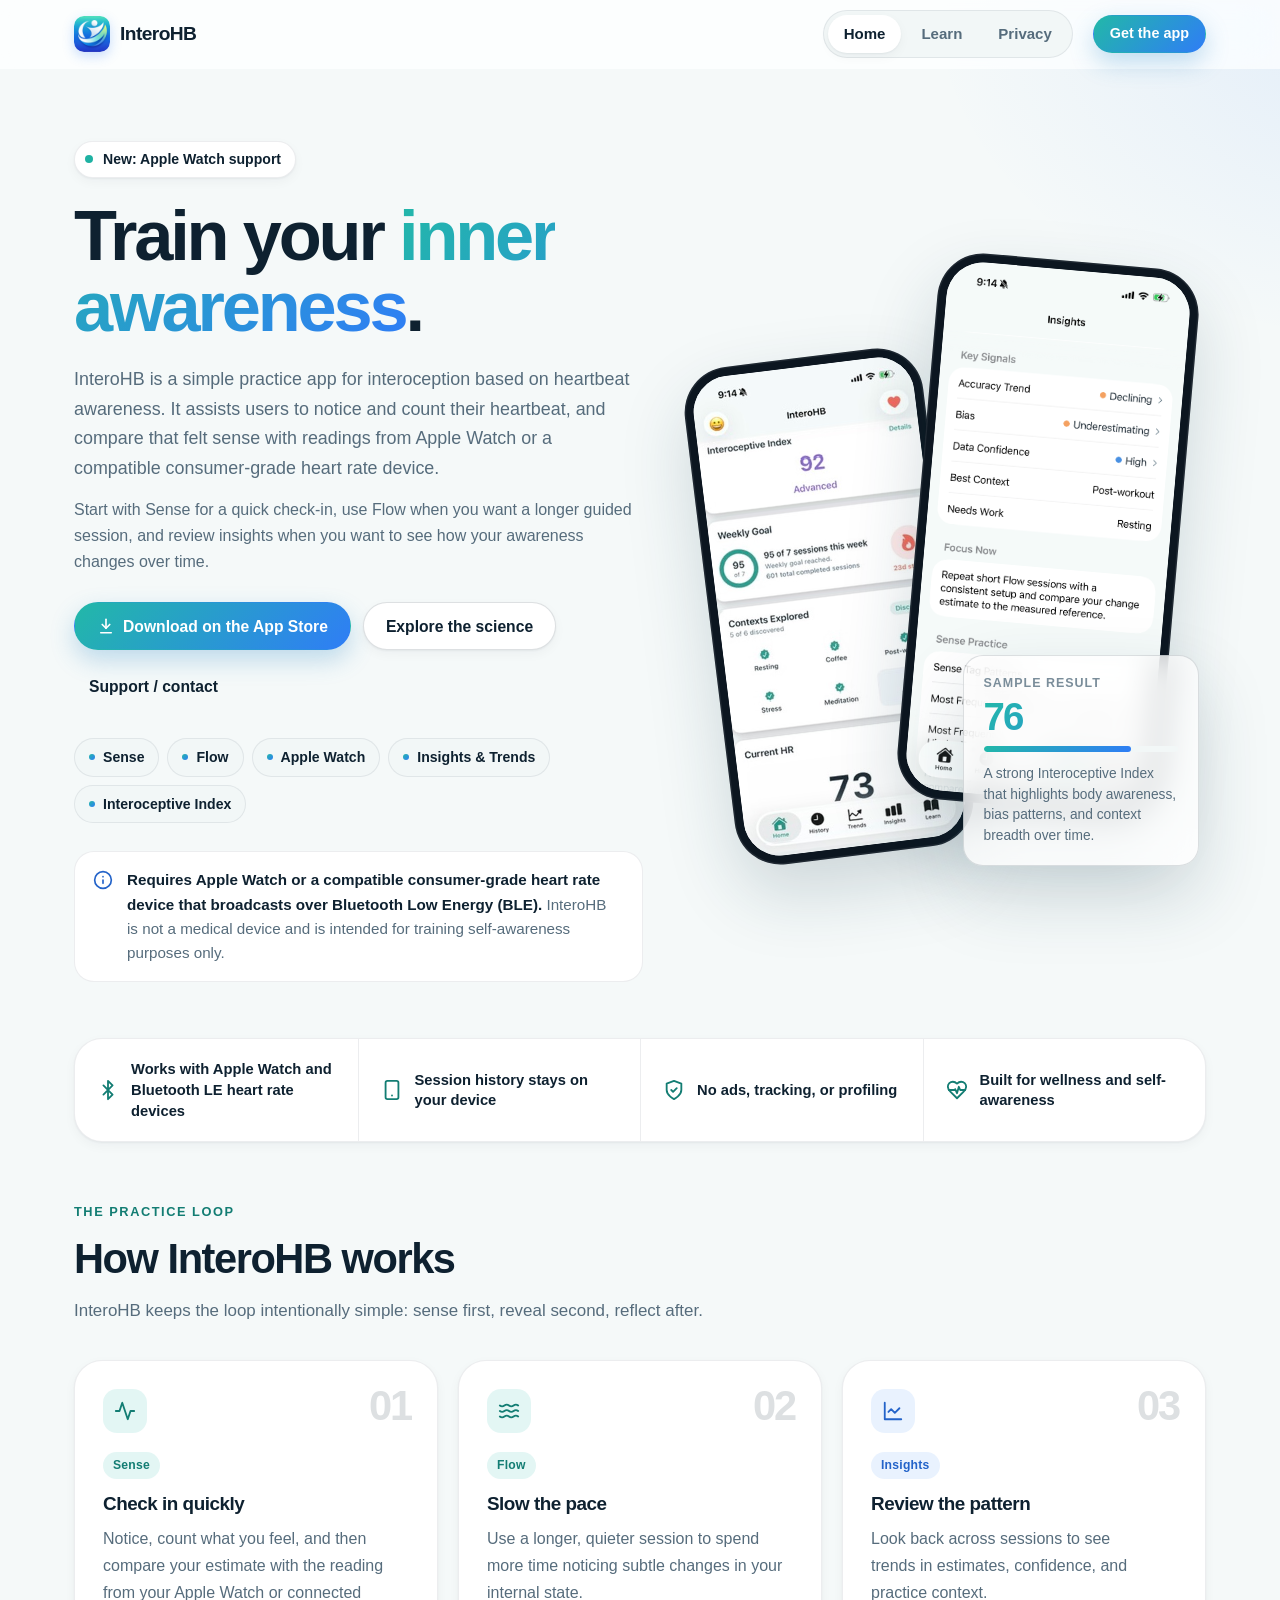
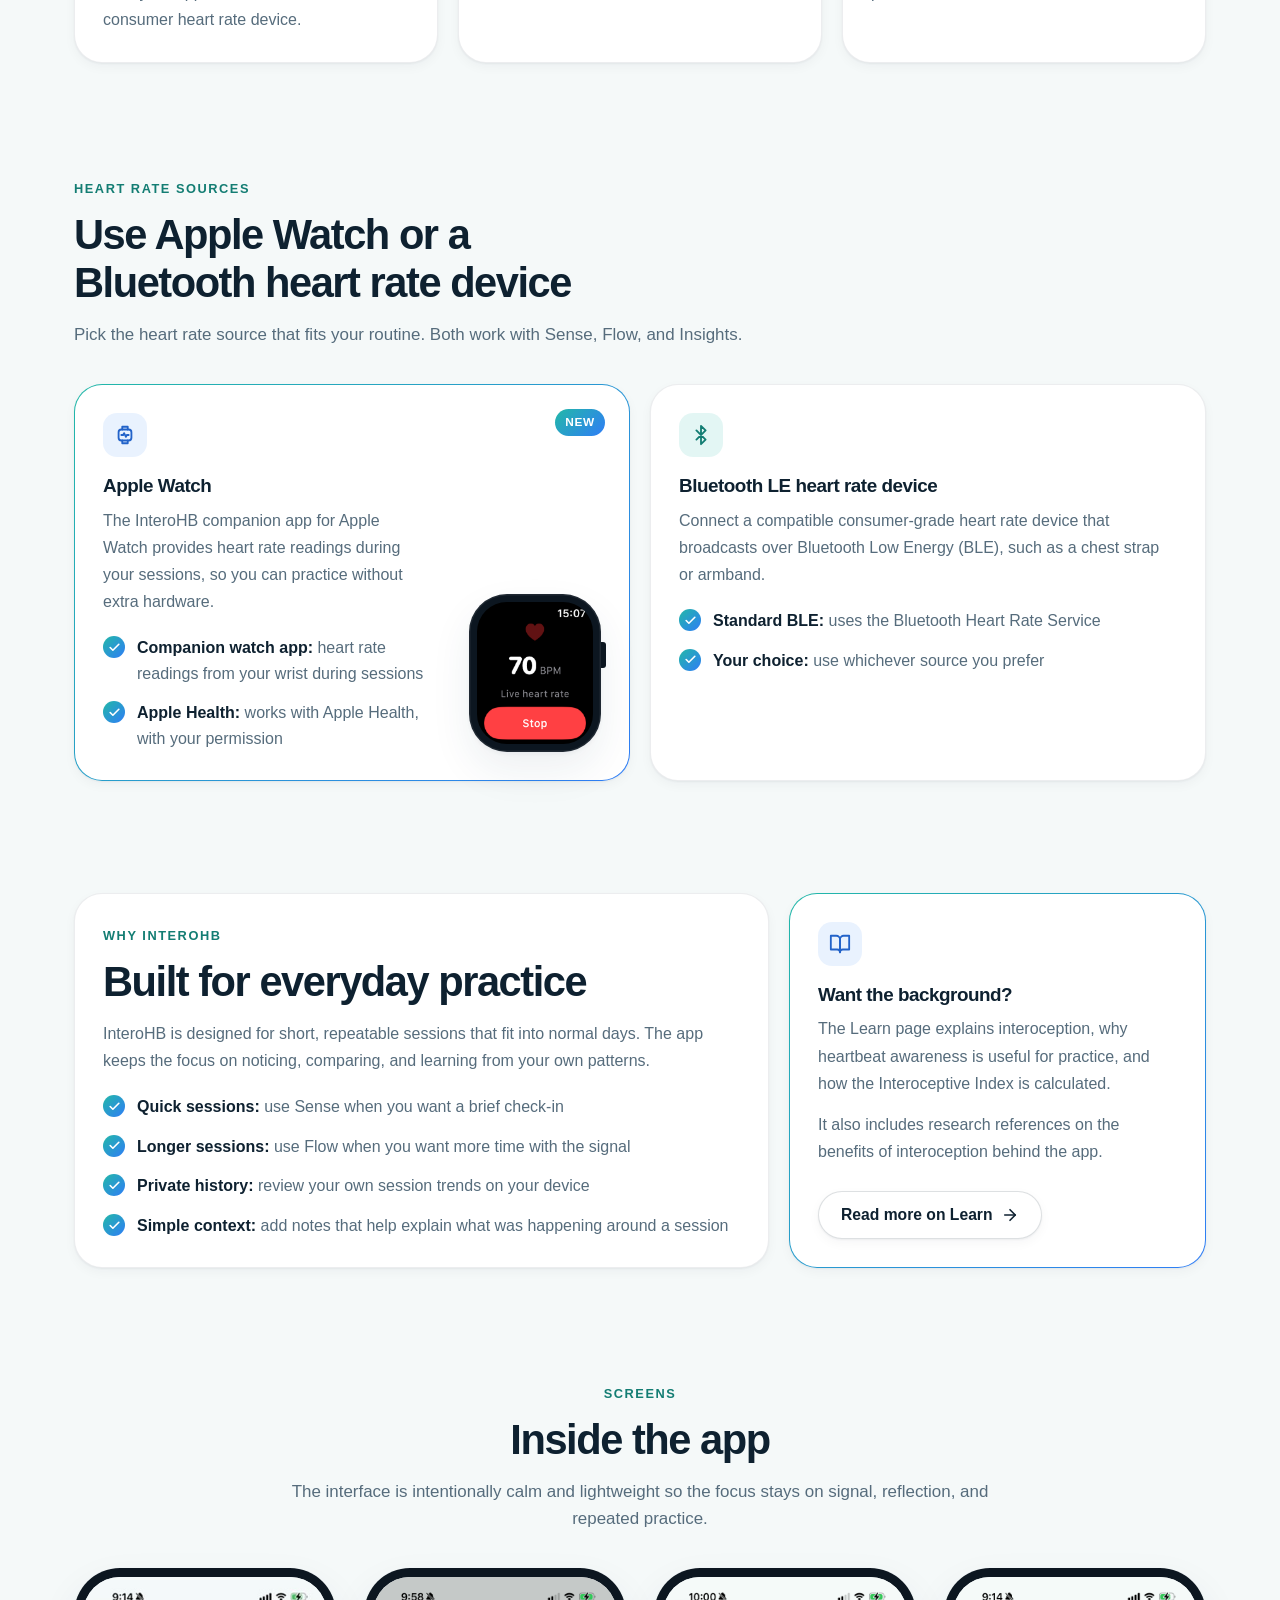
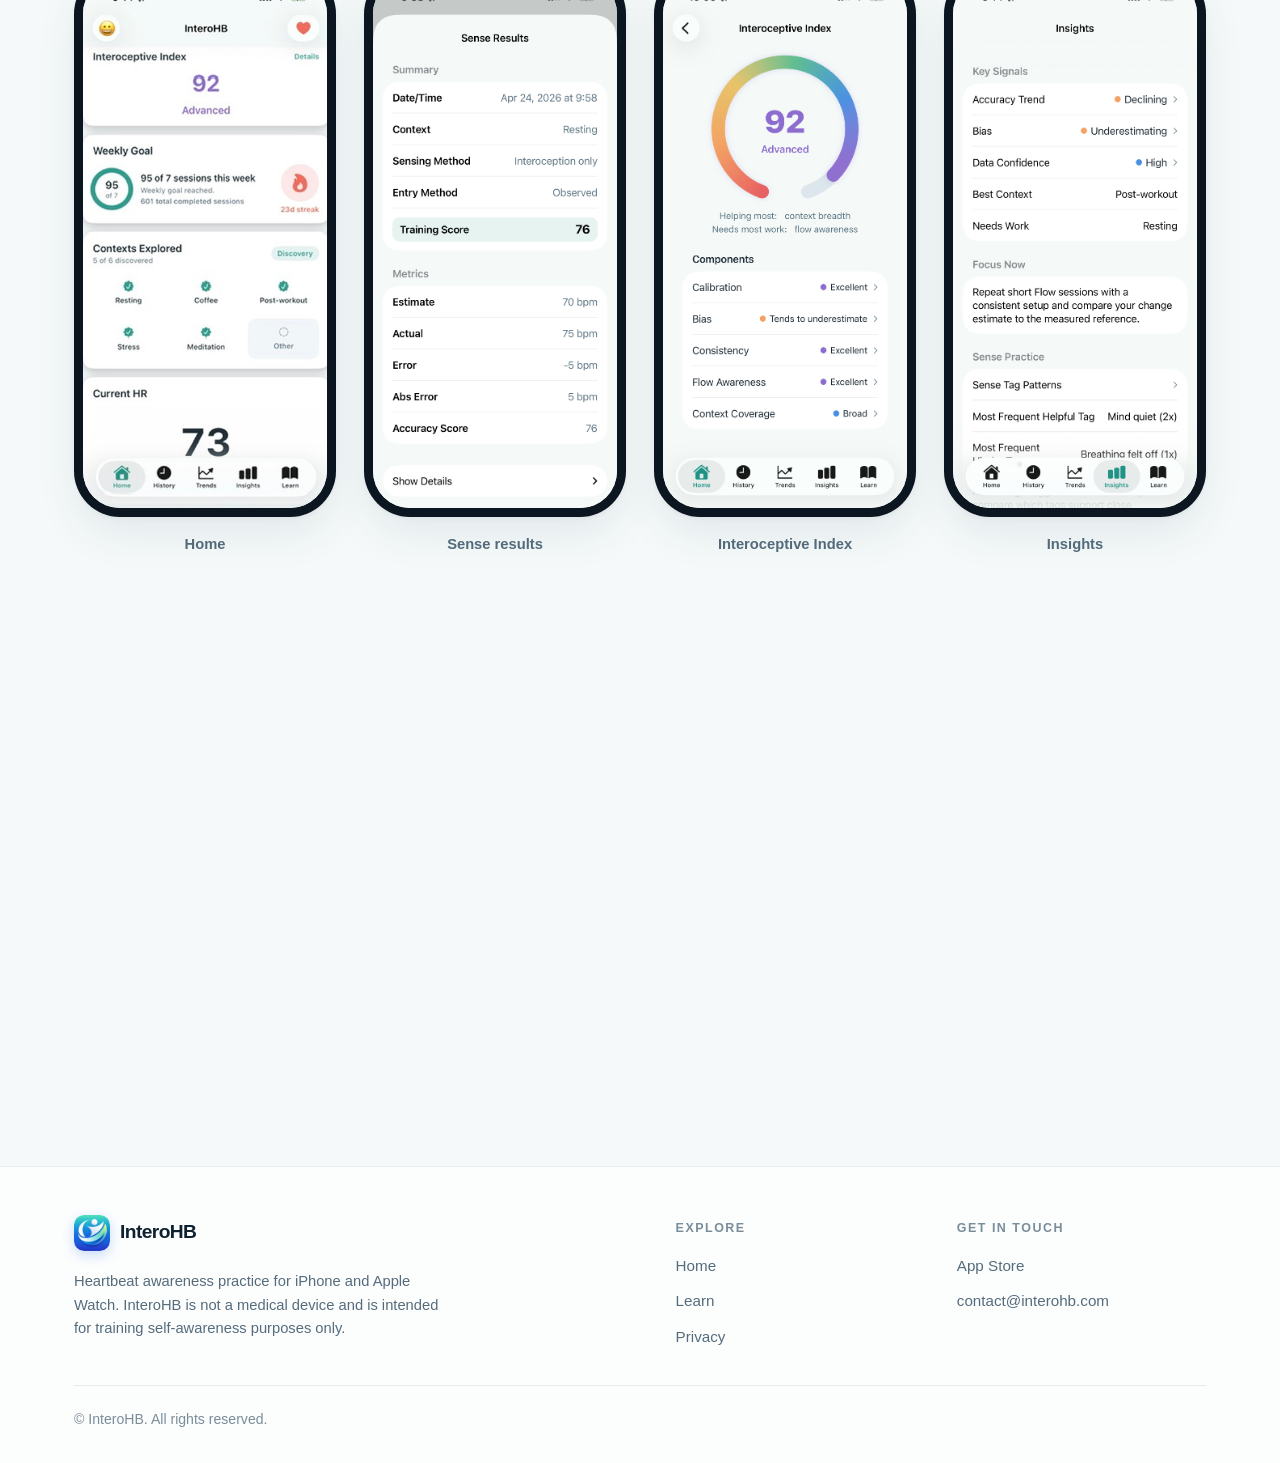
<file: index.html>
<!DOCTYPE html>
<html lang="en">
<head>
  <meta charset="UTF-8" />
  <meta name="viewport" content="width=device-width, initial-scale=1.0" />
  <title>InteroHB | Train Inner Awareness</title>
  <meta name="description" content="InteroHB is a simple practice app for interoception based on heartbeat awareness, for iPhone and Apple Watch.">
  <meta name="theme-color" content="#f5f9f9" media="(prefers-color-scheme: light)">
  <meta name="theme-color" content="#071119" media="(prefers-color-scheme: dark)">
  <link rel="icon" href="favicon.ico" sizes="any">
  <link rel="icon" type="image/x-icon" href="./favicon.ico?v=2">
  <link rel="icon" type="image/png" sizes="32x32" href="./favicon-32x32.png?v=2">
  <link rel="icon" type="image/png" sizes="16x16" href="./favicon-16x16.png?v=2">
  <link rel="apple-touch-icon" sizes="180x180" href="./apple-touch-icon.png?v=2">
  <link rel="manifest" href="./site.webmanifest?v=2">
  <link rel="stylesheet" href="styles.css?v=2">
  <script src="site.js?v=2" defer></script>
  <script data-goatcounter="https://inugoya.goatcounter.com/count"
          async src="//gc.zgo.at/count.js"></script>
  <style>
    /* Hero visual */
    .hero-visual {
      position: relative;
      height: 620px;
      width: 100%;
      max-width: 500px;
      margin-inline: auto;
    }

    .hero-visual .glow {
      position: absolute;
      inset: 8% 0 4%;
      border-radius: 50%;
      background:
        radial-gradient(closest-side, rgba(31, 178, 163, 0.28), transparent 70%) 20% 60% / 70% 70% no-repeat,
        radial-gradient(closest-side, rgba(47, 125, 246, 0.26), transparent 70%) 80% 30% / 70% 70% no-repeat;
      filter: blur(10px);
    }

    .hero-visual .ecg {
      position: absolute;
      left: -8%;
      right: -8%;
      top: 46%;
      width: 116%;
      height: 90px;
      color: var(--teal);
      opacity: 0.55;
    }

    .ecg path {
      stroke-dasharray: 900;
      stroke-dashoffset: 900;
      animation: trace 3.6s var(--ease) 0.4s infinite;
    }

    @keyframes trace {
      0% { stroke-dashoffset: 900; opacity: 1; }
      70% { stroke-dashoffset: 0; opacity: 1; }
      100% { stroke-dashoffset: 0; opacity: 0; }
    }

    @media (prefers-reduced-motion: reduce) {
      .ecg path { stroke-dashoffset: 0; animation: none; }
    }

    .hero-visual .device { position: absolute; }

    .hero-visual .device.back {
      width: 240px;
      left: 2%;
      top: 104px;
      transform: rotate(-7deg);
    }

    .hero-visual .device.front {
      width: 262px;
      right: 4%;
      top: 8px;
      transform: rotate(5deg);
      z-index: 2;
    }

    .stat-card {
      position: absolute;
      right: 0;
      bottom: 6px;
      z-index: 3;
      width: 236px;
      padding: 18px 20px;
      border-radius: var(--radius);
      background: var(--surface-glass);
      -webkit-backdrop-filter: blur(16px);
      backdrop-filter: blur(16px);
      border: 1px solid var(--border-strong);
      box-shadow: var(--shadow-lg);
    }

    .stat-card .label {
      font-size: 0.78rem;
      font-weight: 700;
      letter-spacing: 0.08em;
      text-transform: uppercase;
      color: var(--subtle);
    }

    .stat-card .value {
      margin: 4px 0 10px;
      font-size: 2.4rem;
      font-weight: 800;
      line-height: 1;
      letter-spacing: -0.05em;
    }

    .meter {
      height: 6px;
      border-radius: 999px;
      background: var(--surface-2);
      overflow: hidden;
      margin-bottom: 12px;
    }
    .meter span { display: block; width: 76%; height: 100%; border-radius: inherit; background: var(--brand-grad); }

    .stat-card .desc { font-size: 0.86rem; line-height: 1.5; color: var(--muted); }

    /* Trust strip */
    .trust {
      margin: 0;
      padding: 0;
      list-style: none;
      display: grid;
      grid-template-columns: repeat(4, minmax(0, 1fr));
      gap: 0;
      border-radius: var(--radius-lg);
      background: var(--surface);
      border: 1px solid var(--border);
      box-shadow: var(--shadow-sm);
      overflow: hidden;
    }

    .trust li {
      display: flex;
      align-items: center;
      gap: 12px;
      padding: 20px 22px;
      font-size: 0.92rem;
      font-weight: 600;
      line-height: 1.4;
      color: var(--text);
    }
    .trust li + li { border-left: 1px solid var(--border); }
    .trust svg { width: 22px; height: 22px; color: var(--teal-ink); }

    /* Steps */
    .step-num {
      position: absolute;
      top: 24px;
      right: 26px;
      font-size: 2.6rem;
      font-weight: 800;
      letter-spacing: -0.05em;
      line-height: 1;
      color: var(--border-strong);
    }

    .new-badge {
      position: absolute;
      top: 24px;
      right: 24px;
      padding: 4px 10px;
      border-radius: 999px;
      background: var(--brand-grad);
      color: #fff;
      font-size: 0.74rem;
      font-weight: 800;
      letter-spacing: 0.06em;
      text-transform: uppercase;
    }

    /* Apple Watch card */
    .watch-card { display: flex; gap: 28px; align-items: flex-end; }
    .watch-card-body { flex: 1 1 auto; min-width: 0; }

    .watch {
      position: relative;
      flex: 0 0 132px;
      padding: 8px;
      border-radius: 38px;
      background: var(--device);
      box-shadow: var(--shadow), inset 0 0 0 1.5px rgba(255, 255, 255, 0.08);
    }
    .watch::after {
      content: "";
      position: absolute;
      top: 30%;
      right: -5px;
      width: 5px;
      height: 26px;
      border-radius: 0 3px 3px 0;
      background: var(--device);
    }
    .watch img {
      display: block;
      width: 100%;
      height: auto;
      aspect-ratio: 368 / 448;
      border-radius: 30px;
      background: #000;
    }

    /* Practice split */
    .practice { grid-template-columns: minmax(0, 1.25fr) minmax(0, 0.75fr); }
    .practice .card.tint { display: flex; flex-direction: column; }
    .practice .card.tint .button { margin-top: auto; align-self: flex-start; }
    .practice .card.tint p:last-of-type { margin-bottom: 24px; }

    /* Gallery */
    .gallery {
      display: grid;
      grid-template-columns: repeat(4, minmax(0, 1fr));
      gap: 28px;
      margin: 0;
      padding: 0;
      list-style: none;
    }

    .gallery figure { margin: 0; }
    .gallery .device { box-shadow: var(--shadow); transition: transform 0.4s var(--ease); }
    .gallery figure:hover .device { transform: translateY(-6px); }

    .gallery figcaption {
      margin-top: 16px;
      text-align: center;
      font-size: 0.92rem;
      font-weight: 600;
      color: var(--muted);
    }

    @media (max-width: 1024px) {
      .hero-visual { height: 580px; }
      .trust { grid-template-columns: repeat(2, minmax(0, 1fr)); }
      .trust li:nth-child(3) { border-left: 0; }
      .trust li:nth-child(n+3) { border-top: 1px solid var(--border); }
      .practice { grid-template-columns: minmax(0, 1fr); }
      .gallery { grid-template-columns: repeat(2, minmax(0, 1fr)); max-width: 620px; margin-inline: auto; }
    }

    @media (max-width: 720px) {
      .hero-visual { height: auto; display: flex; flex-direction: column; align-items: center; }
      .hero-visual .device.back,
      .hero-visual .ecg { display: none; }
      .hero-visual .device.front { position: relative; right: auto; top: auto; width: min(66vw, 250px); transform: rotate(3deg); }
      .stat-card { position: relative; right: auto; bottom: auto; margin-top: -72px; margin-left: 30%; width: min(70vw, 236px); }

      .trust { grid-template-columns: minmax(0, 1fr); }
      .watch-card { flex-direction: column; align-items: stretch; }
      .watch { flex-basis: auto; width: 128px; align-self: center; }
      .trust li + li { border-left: 0; border-top: 1px solid var(--border); }
      .trust li { padding: 16px 18px; }

      .gallery {
        display: flex;
        gap: 18px;
        max-width: none;
        margin-inline: -16px;
        padding: 8px 16px 24px;
        overflow-x: auto;
        scroll-snap-type: x mandatory;
        scrollbar-width: none;
      }
      .gallery::-webkit-scrollbar { display: none; }
      .gallery li { flex: 0 0 62%; scroll-snap-align: center; }
    }
  </style>
</head>
<body>
  <a class="skip-link" href="#main">Skip to content</a>

  <header class="site-header">
    <div class="container header-inner">
      <a href="index.html" class="brand" aria-label="InteroHB home">
        <img src="apple-touch-icon.png" width="36" height="36" alt="">
        <span>InteroHB</span>
      </a>
      <nav class="nav" aria-label="Primary">
        <a href="index.html" aria-current="page">Home</a>
        <a href="learn.html">Learn</a>
        <a href="privacy.html">Privacy</a>
      </nav>
      <a class="button primary small header-cta" href="https://apps.apple.com/jp/app/interohb/id6761402193?l=en-US" target="_blank" rel="noopener noreferrer">Get the app</a>
    </div>
  </header>

  <main id="main">
    <section class="hero container">
      <div>
        <span class="eyebrow"><span class="dot" aria-hidden="true"></span>New: Apple Watch support</span>
        <h1>Train your <span class="gradient-text">inner awareness</span>.</h1>
        <p class="lead">
          InteroHB is a simple practice app for interoception based on heartbeat awareness. It assists users to notice and count their heartbeat, and compare that felt sense with readings from Apple Watch or a compatible consumer-grade heart rate device.
        </p>
        <p>
          Start with Sense for a quick check-in, use Flow when you want a longer guided session, and review insights when you want to see how your awareness changes over time.
        </p>

        <div class="button-row">
          <a class="button primary" href="https://apps.apple.com/jp/app/interohb/id6761402193?l=en-US" target="_blank" rel="noopener noreferrer">
            <svg viewBox="0 0 24 24" fill="none" stroke="currentColor" stroke-width="2.2" stroke-linecap="round" stroke-linejoin="round" aria-hidden="true"><path d="M12 3v12"/><path d="m7 10 5 5 5-5"/><path d="M5 21h14"/></svg>
            Download on the App Store
          </a>
          <a class="button secondary" href="learn.html">Explore the science</a>
          <a class="button ghost" href="mailto:contact@interohb.com">Support / contact</a>
        </div>

        <ul class="chips" aria-label="App features">
          <li>Sense</li>
          <li>Flow</li>
          <li>Apple Watch</li>
          <li>Insights &amp; Trends</li>
          <li>Interoceptive Index</li>
        </ul>

        <div class="callout">
          <svg viewBox="0 0 24 24" fill="none" stroke="currentColor" stroke-width="2" stroke-linecap="round" stroke-linejoin="round" aria-hidden="true"><circle cx="12" cy="12" r="10"/><path d="M12 16v-4"/><path d="M12 8h.01"/></svg>
          <p>
            <strong>Requires Apple Watch or a compatible consumer-grade heart rate device that broadcasts over Bluetooth Low Energy (BLE).</strong>
            InteroHB is not a medical device and is intended for training self-awareness purposes only.
          </p>
        </div>
      </div>

      <div class="hero-visual">
        <div class="glow" aria-hidden="true"></div>
        <svg class="ecg" viewBox="0 0 600 90" preserveAspectRatio="none" fill="none" aria-hidden="true">
          <path d="M0 45h150l14-18 12 18h40l10-38 16 76 12-38h70l14-14 12 14h70l10-38 16 76 12-38h132" stroke="currentColor" stroke-width="2.5" stroke-linecap="round" stroke-linejoin="round"/>
        </svg>
        <div class="device back">
          <img src="InteroHB Home Screen.png" width="359" height="782" alt="InteroHB home screen" fetchpriority="high">
        </div>
        <div class="device front">
          <img src="InteroHB Insights.png" width="1206" height="2622" alt="InteroHB insights screen" fetchpriority="high">
        </div>
        <div class="stat-card">
          <div class="label">Sample result</div>
          <div class="value gradient-text">76</div>
          <div class="meter" aria-hidden="true"><span></span></div>
          <div class="desc">A strong Interoceptive Index that highlights body awareness, bias patterns, and context breadth over time.</div>
        </div>
      </div>
    </section>

    <div class="container" data-reveal>
      <ul class="trust">
        <li>
          <svg viewBox="0 0 24 24" fill="none" stroke="currentColor" stroke-width="2" stroke-linecap="round" stroke-linejoin="round" aria-hidden="true"><path d="m7 7 10 10-5 5V2l5 5L7 17"/></svg>
          Works with Apple Watch and Bluetooth LE heart rate devices
        </li>
        <li>
          <svg viewBox="0 0 24 24" fill="none" stroke="currentColor" stroke-width="2" stroke-linecap="round" stroke-linejoin="round" aria-hidden="true"><rect x="5" y="2" width="14" height="20" rx="2"/><path d="M12 18h.01"/></svg>
          Session history stays on your device
        </li>
        <li>
          <svg viewBox="0 0 24 24" fill="none" stroke="currentColor" stroke-width="2" stroke-linecap="round" stroke-linejoin="round" aria-hidden="true"><path d="M12 22s8-4 8-10V5l-8-3-8 3v7c0 6 8 10 8 10"/><path d="m9 12 2 2 4-4"/></svg>
          No ads, tracking, or profiling
        </li>
        <li>
          <svg viewBox="0 0 24 24" fill="none" stroke="currentColor" stroke-width="2" stroke-linecap="round" stroke-linejoin="round" aria-hidden="true"><path d="M19 14c1.49-1.46 3-3.21 3-5.5A5.5 5.5 0 0 0 16.5 3c-1.76 0-3 .5-4.5 2-1.5-1.5-2.74-2-4.5-2A5.5 5.5 0 0 0 2 8.5c0 2.3 1.5 4.05 3 5.5l7 7Z"/><path d="M3.22 12H9.5l.5-1 2 4.5 2-7 1.5 3.5h5.27"/></svg>
          Built for wellness and self-awareness
        </li>
      </ul>
    </div>

    <section class="section container" id="how-it-works">
      <div class="section-head" data-reveal>
        <span class="kicker">The practice loop</span>
        <h2>How InteroHB works</h2>
        <p>InteroHB keeps the loop intentionally simple: sense first, reveal second, reflect after.</p>
      </div>

      <div class="grid grid-3">
        <article class="card lift" data-reveal>
          <span class="step-num" aria-hidden="true">01</span>
          <div class="icon-badge">
            <svg viewBox="0 0 24 24" fill="none" stroke="currentColor" stroke-width="2" stroke-linecap="round" stroke-linejoin="round" aria-hidden="true"><path d="M22 12h-4l-3 9L9 3l-3 9H2"/></svg>
          </div>
          <div class="tag teal">Sense</div>
          <h3>Check in quickly</h3>
          <p>Notice, count what you feel, and then compare your estimate with the reading from your Apple Watch or connected consumer heart rate device.</p>
        </article>
        <article class="card lift" data-reveal>
          <span class="step-num" aria-hidden="true">02</span>
          <div class="icon-badge">
            <svg viewBox="0 0 24 24" fill="none" stroke="currentColor" stroke-width="2" stroke-linecap="round" stroke-linejoin="round" aria-hidden="true"><path d="M2 6c.6.5 1.2 1 2.5 1C7 7 7 5 9.5 5c2.6 0 2.4 2 5 2 2.5 0 2.5-2 5-2 1.3 0 1.9.5 2.5 1"/><path d="M2 12c.6.5 1.2 1 2.5 1 2.5 0 2.5-2 5-2 2.6 0 2.4 2 5 2 2.5 0 2.5-2 5-2 1.3 0 1.9.5 2.5 1"/><path d="M2 18c.6.5 1.2 1 2.5 1 2.5 0 2.5-2 5-2 2.6 0 2.4 2 5 2 2.5 0 2.5-2 5-2 1.3 0 1.9.5 2.5 1"/></svg>
          </div>
          <div class="tag teal">Flow</div>
          <h3>Slow the pace</h3>
          <p>Use a longer, quieter session to spend more time noticing subtle changes in your internal state.</p>
        </article>
        <article class="card lift" data-reveal>
          <span class="step-num" aria-hidden="true">03</span>
          <div class="icon-badge blue">
            <svg viewBox="0 0 24 24" fill="none" stroke="currentColor" stroke-width="2" stroke-linecap="round" stroke-linejoin="round" aria-hidden="true"><path d="M3 3v18h18"/><path d="m19 9-5 5-4-4-3 3"/></svg>
          </div>
          <div class="tag">Insights</div>
          <h3>Review the pattern</h3>
          <p>Look back across sessions to see trends in estimates, confidence, and practice context.</p>
        </article>
      </div>
    </section>

    <section class="section container" id="devices">
      <div class="section-head" data-reveal>
        <span class="kicker">Heart rate sources</span>
        <h2>Use Apple Watch or a Bluetooth heart rate device</h2>
        <p>Pick the heart rate source that fits your routine. Both work with Sense, Flow, and Insights.</p>
      </div>

      <div class="grid grid-2">
        <article class="card tint lift watch-card" data-reveal>
          <span class="new-badge">New</span>
          <div class="watch-card-body">
            <div class="icon-badge blue">
              <svg viewBox="0 0 24 24" fill="none" stroke="currentColor" stroke-width="2" stroke-linecap="round" stroke-linejoin="round" aria-hidden="true"><rect x="5" y="6" width="14" height="12" rx="3"/><path d="M9 6V3h6v3"/><path d="M9 18v3h6v-3"/><path d="M8 12h2l1-2 2 4 1-2h2"/></svg>
            </div>
            <h3>Apple Watch</h3>
            <p>
              The InteroHB companion app for Apple Watch provides heart rate readings during your sessions, so you can practice without extra hardware.
            </p>
            <ul class="check-list">
              <li><span><strong>Companion watch app:</strong> heart rate readings from your wrist during sessions</span></li>
              <li><span><strong>Apple Health:</strong> works with Apple Health, with your permission</span></li>
            </ul>
          </div>
          <div class="watch">
            <img src="InteroHB Watch.png" width="368" height="448" loading="lazy" alt="InteroHB Apple Watch app showing a live heart rate of 70 BPM with a Stop button">
          </div>
        </article>

        <article class="card lift" data-reveal>
          <div class="icon-badge">
            <svg viewBox="0 0 24 24" fill="none" stroke="currentColor" stroke-width="2" stroke-linecap="round" stroke-linejoin="round" aria-hidden="true"><path d="m7 7 10 10-5 5V2l5 5L7 17"/></svg>
          </div>
          <h3>Bluetooth LE heart rate device</h3>
          <p>
            Connect a compatible consumer-grade heart rate device that broadcasts over Bluetooth Low Energy (BLE), such as a chest strap or armband.
          </p>
          <ul class="check-list">
            <li><span><strong>Standard BLE:</strong> uses the Bluetooth Heart Rate Service</span></li>
            <li><span><strong>Your choice:</strong> use whichever source you prefer</span></li>
          </ul>
        </article>
      </div>
    </section>

    <section class="section container">
      <div class="grid practice">
        <article class="card" data-reveal>
          <span class="kicker">Why InteroHB</span>
          <h2>Built for everyday practice</h2>
          <p style="margin-top: 14px;">
            InteroHB is designed for short, repeatable sessions that fit into normal days. The app keeps the focus on noticing, comparing, and learning from your own patterns.
          </p>
          <ul class="check-list">
            <li><span><strong>Quick sessions:</strong> use Sense when you want a brief check-in</span></li>
            <li><span><strong>Longer sessions:</strong> use Flow when you want more time with the signal</span></li>
            <li><span><strong>Private history:</strong> review your own session trends on your device</span></li>
            <li><span><strong>Simple context:</strong> add notes that help explain what was happening around a session</span></li>
          </ul>
        </article>

        <article class="card tint" data-reveal>
          <div class="icon-badge blue">
            <svg viewBox="0 0 24 24" fill="none" stroke="currentColor" stroke-width="2" stroke-linecap="round" stroke-linejoin="round" aria-hidden="true"><path d="M2 3h6a4 4 0 0 1 4 4v14a3 3 0 0 0-3-3H2z"/><path d="M22 3h-6a4 4 0 0 0-4 4v14a3 3 0 0 1 3-3h7z"/></svg>
          </div>
          <h3>Want the background?</h3>
          <p>
            The Learn page explains interoception, why heartbeat awareness is useful for practice, and how the Interoceptive Index is calculated.
          </p>
          <p>
            It also includes research references on the benefits of interoception behind the app.
          </p>
          <a class="button secondary" href="learn.html">
            Read more on Learn
            <svg viewBox="0 0 24 24" fill="none" stroke="currentColor" stroke-width="2.2" stroke-linecap="round" stroke-linejoin="round" aria-hidden="true"><path d="M5 12h14"/><path d="m12 5 7 7-7 7"/></svg>
          </a>
        </article>
      </div>
    </section>

    <section class="section container" id="screens">
      <div class="section-head center" data-reveal>
        <span class="kicker">Screens</span>
        <h2>Inside the app</h2>
        <p>The interface is intentionally calm and lightweight so the focus stays on signal, reflection, and repeated practice.</p>
      </div>

      <ul class="gallery" data-reveal>
        <li><figure>
          <div class="device"><img src="InteroHB Home Screen.png" width="359" height="782" loading="lazy" alt="InteroHB Home Screen screenshot"></div>
          <figcaption>Home</figcaption>
        </figure></li>
        <li><figure>
          <div class="device"><img src="InteroHB Sense Results.png" width="1206" height="2622" loading="lazy" alt="InteroHB Sense results screenshot"></div>
          <figcaption>Sense results</figcaption>
        </figure></li>
        <li><figure>
          <div class="device"><img src="InteroHB InteroceptiveIndex.png" width="1206" height="2622" loading="lazy" alt="InteroHB Interoceptive Index screenshot"></div>
          <figcaption>Interoceptive Index</figcaption>
        </figure></li>
        <li><figure>
          <div class="device"><img src="InteroHB Insights.png" width="1206" height="2622" loading="lazy" alt="InteroHB Insights screenshot"></div>
          <figcaption>Insights</figcaption>
        </figure></li>
      </ul>
    </section>

    <section class="section container" id="download">
      <div class="cta-band" data-reveal>
        <div>
          <span class="kicker">Download InteroHB</span>
          <h2>Start training your inner awareness today.</h2>
          <p>InteroHB is now available on the App Store for iPhone, with a companion app for Apple Watch.</p>
          <div class="button-row">
            <a class="button primary" href="https://apps.apple.com/jp/app/interohb/id6761402193?l=en-US" target="_blank" rel="noopener noreferrer">
              <svg viewBox="0 0 24 24" fill="none" stroke="currentColor" stroke-width="2.2" stroke-linecap="round" stroke-linejoin="round" aria-hidden="true"><path d="M12 3v12"/><path d="m7 10 5 5 5-5"/><path d="M5 21h14"/></svg>
              Download on the App Store
            </a>
          </div>
        </div>

        <div class="contact-box">
          <h3>Support and contact</h3>
          <p>
            Questions, launch interest, partnerships, or feedback? We'd love to hear from you.
          </p>
          <div class="pill-links">
            <a class="pill-link" href="mailto:contact@interohb.com">
              <svg viewBox="0 0 24 24" fill="none" stroke="currentColor" stroke-width="2" stroke-linecap="round" stroke-linejoin="round" aria-hidden="true"><rect x="2" y="4" width="20" height="16" rx="2"/><path d="m22 7-10 6L2 7"/></svg>
              contact@interohb.com
            </a>
            <a class="pill-link" href="learn.html">Learn more</a>
          </div>
        </div>
      </div>
    </section>
  </main>

  <footer class="site-footer">
    <div class="container">
      <div class="footer-grid">
        <div>
          <a href="index.html" class="brand" aria-label="InteroHB home">
            <img src="apple-touch-icon.png" width="36" height="36" alt="">
            <span>InteroHB</span>
          </a>
          <p>Heartbeat awareness practice for iPhone and Apple Watch. InteroHB is not a medical device and is intended for training self-awareness purposes only.</p>
        </div>
        <div>
          <h4>Explore</h4>
          <ul>
            <li><a href="index.html">Home</a></li>
            <li><a href="learn.html">Learn</a></li>
            <li><a href="privacy.html">Privacy</a></li>
          </ul>
        </div>
        <div>
          <h4>Get in touch</h4>
          <ul>
            <li><a href="https://apps.apple.com/jp/app/interohb/id6761402193?l=en-US" target="_blank" rel="noopener noreferrer">App Store</a></li>
            <li><a href="mailto:contact@interohb.com">contact@interohb.com</a></li>
          </ul>
        </div>
      </div>
      <div class="footer-bottom">© InteroHB. All rights reserved.</div>
    </div>
  </footer>
</body>
</html>
</file>
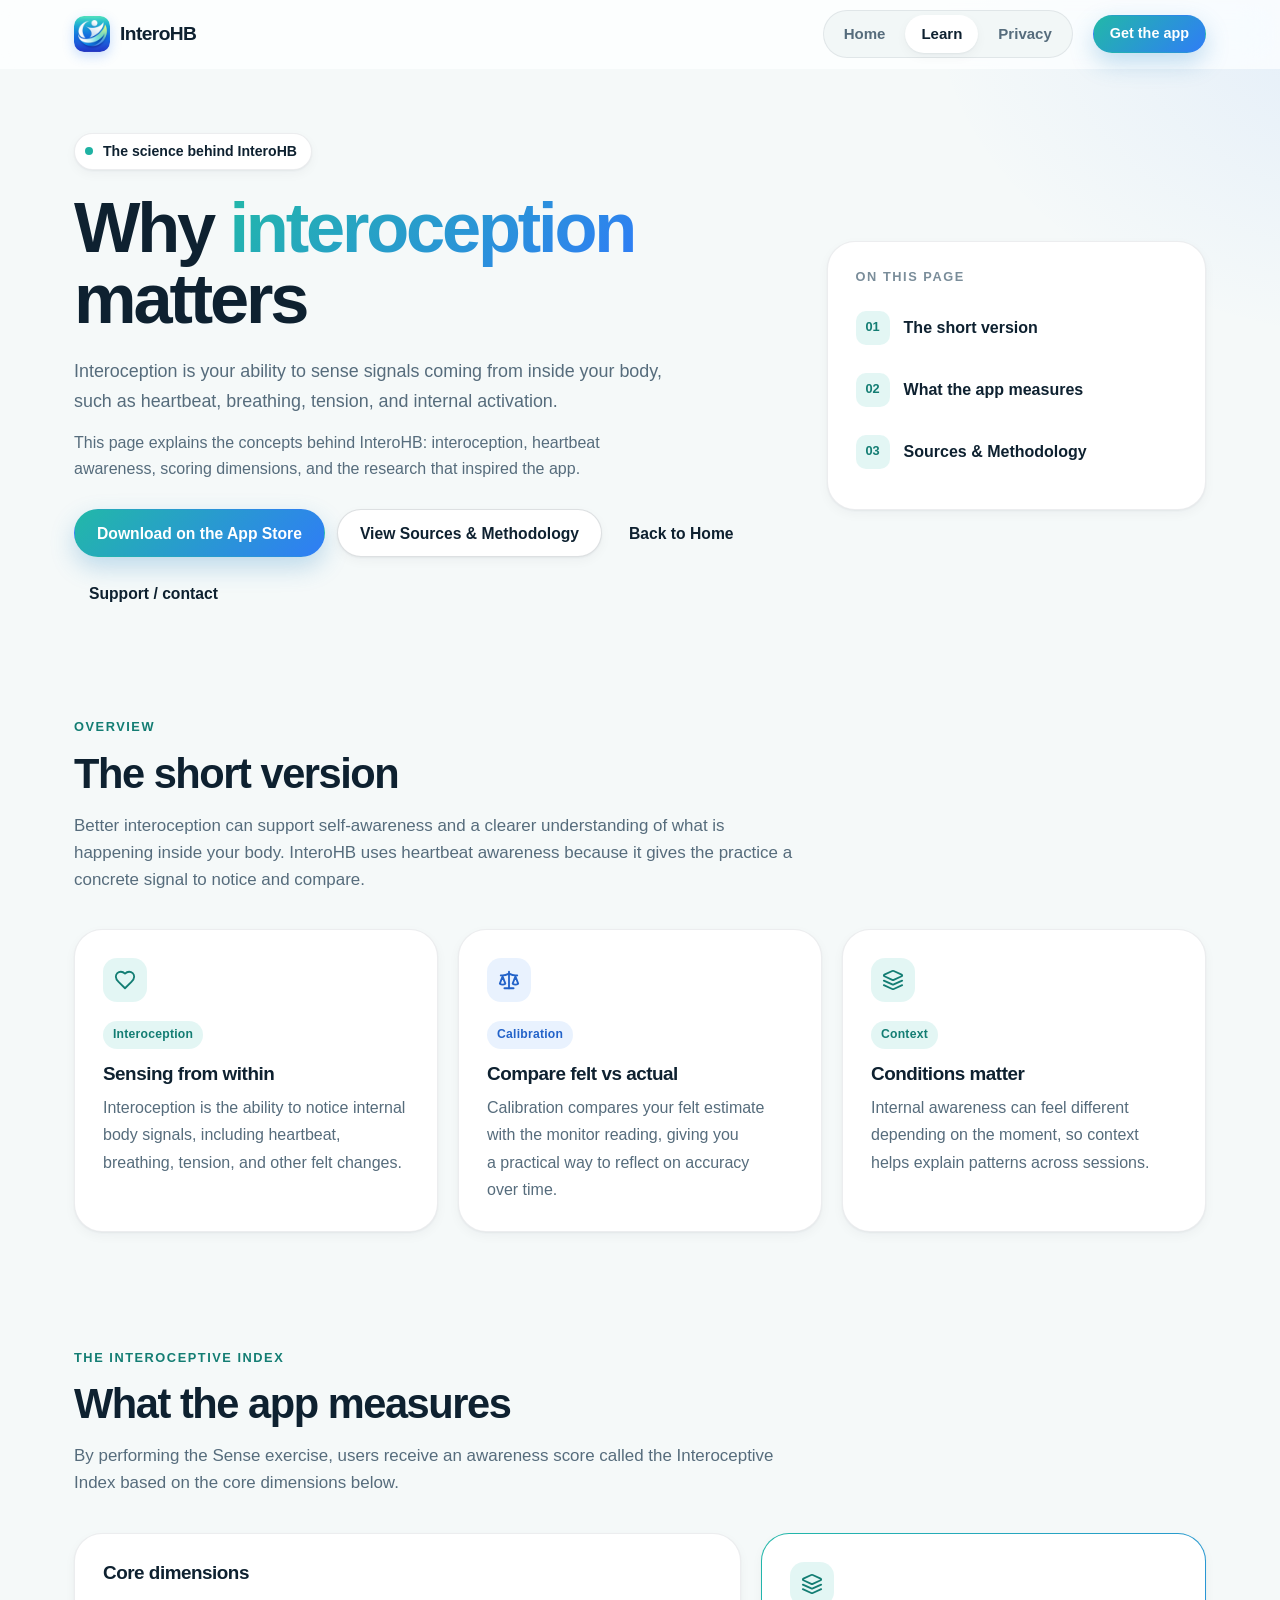
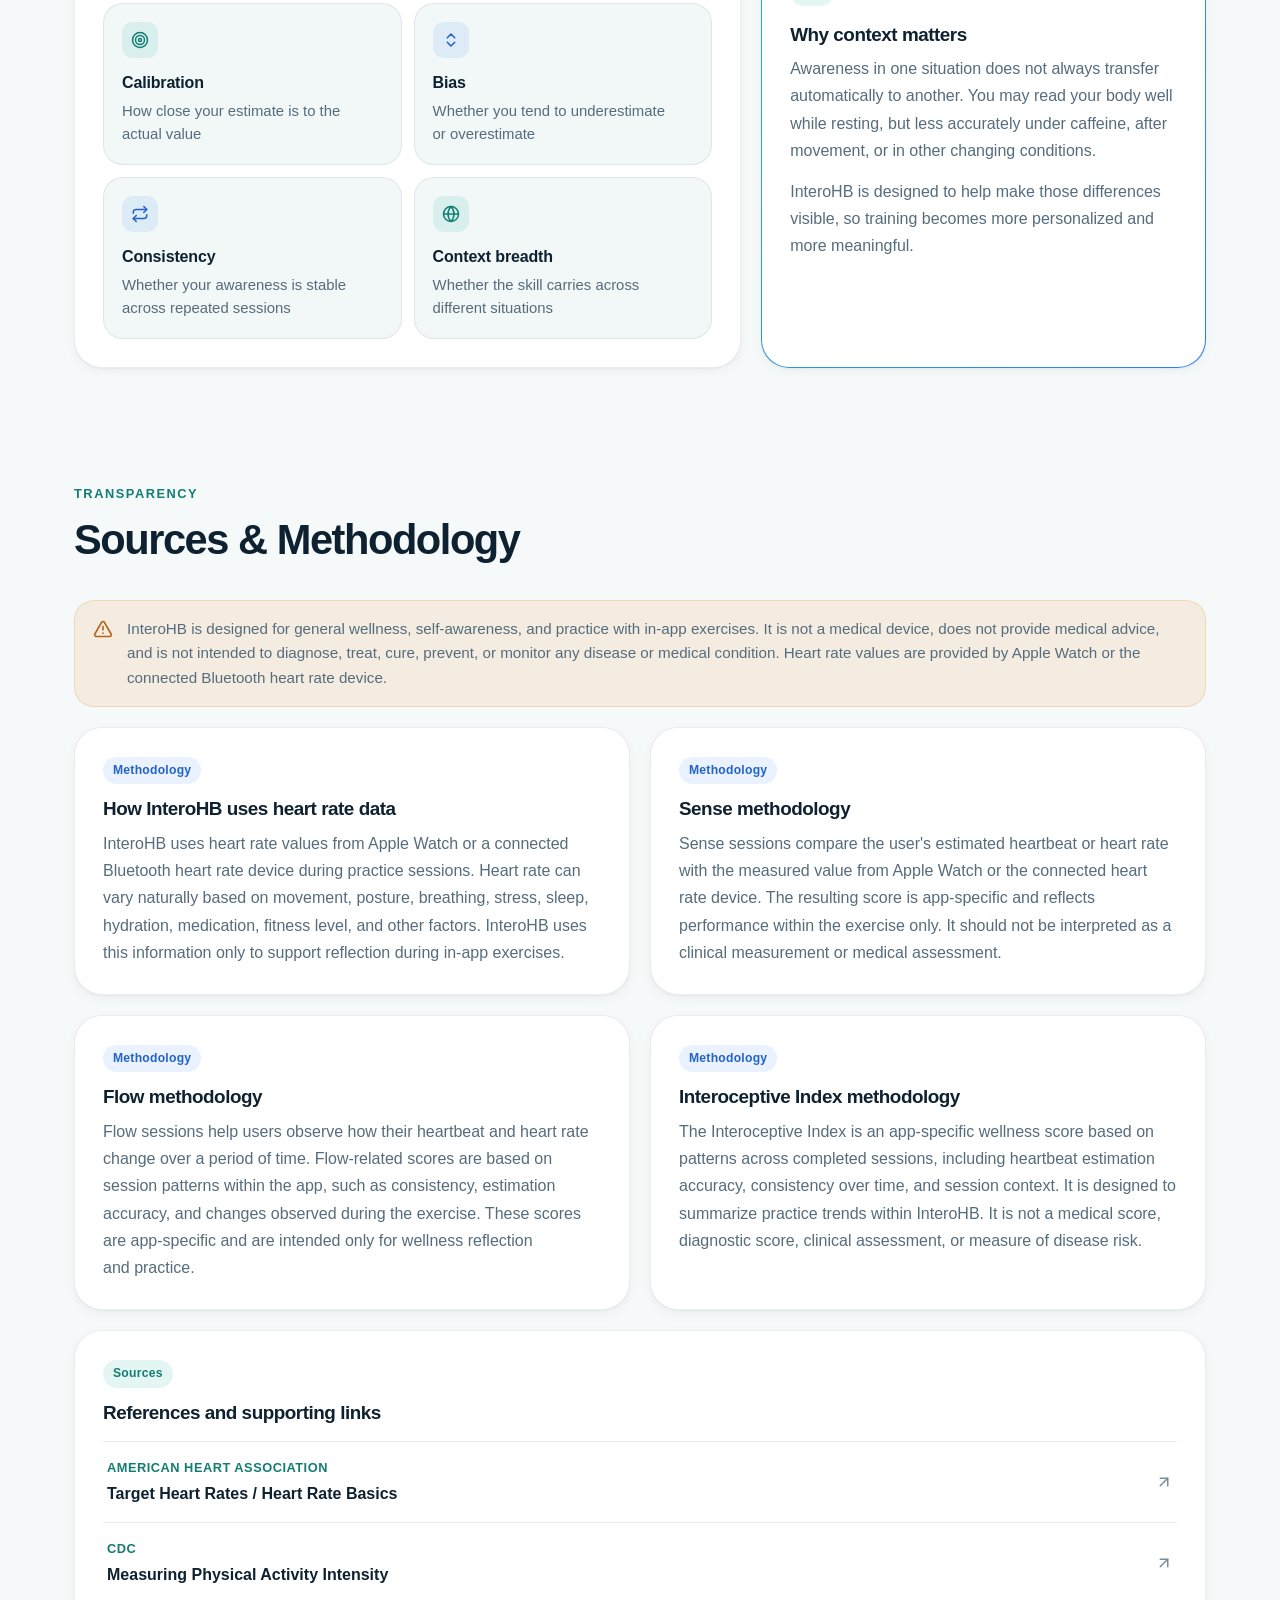
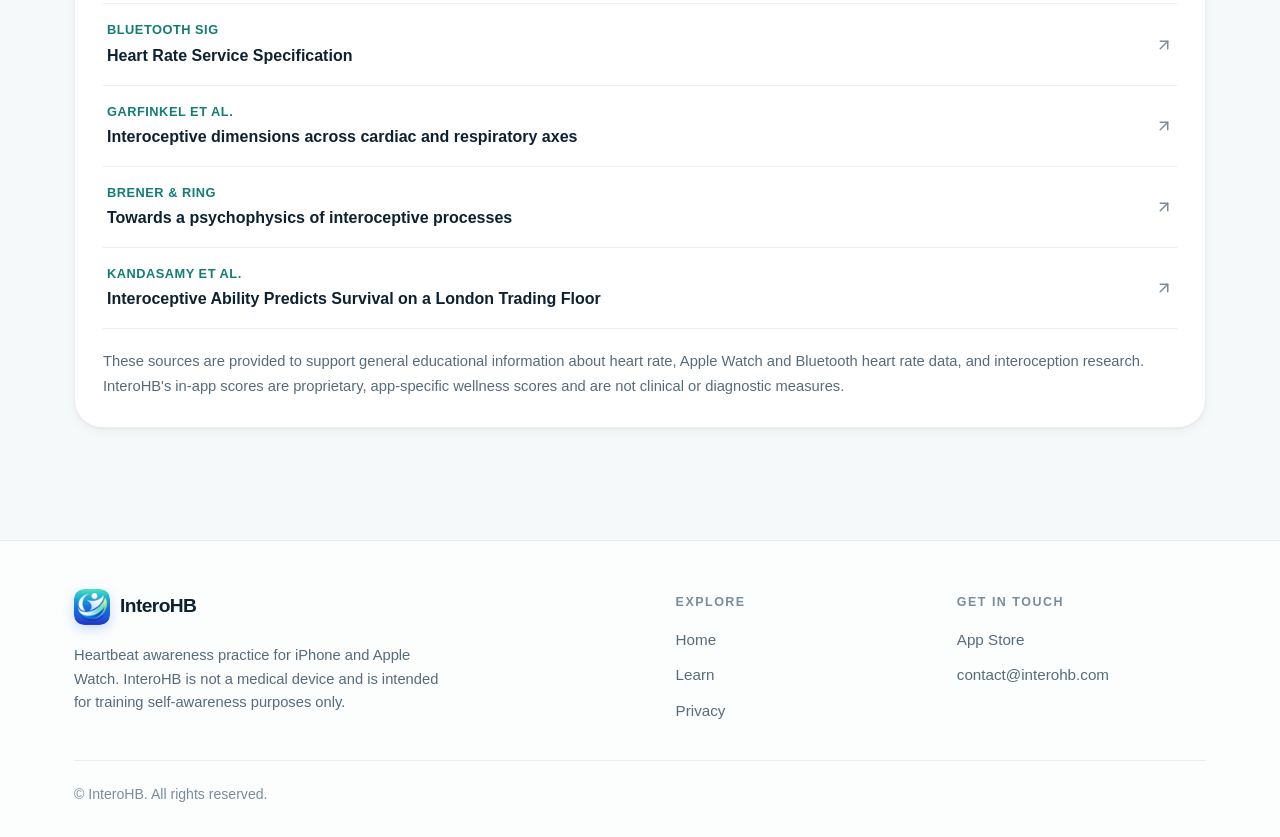
<file: learn.html>
<!DOCTYPE html>
<html lang="en">
<head>
  <meta charset="UTF-8" />
  <meta name="viewport" content="width=device-width, initial-scale=1.0" />
  <title>InteroHB | Learn</title>
  <meta name="description" content="The science behind InteroHB: interoception, heartbeat awareness, the Interoceptive Index, and the research that inspired the app.">
  <meta name="theme-color" content="#f5f9f9" media="(prefers-color-scheme: light)">
  <meta name="theme-color" content="#071119" media="(prefers-color-scheme: dark)">
  <link rel="icon" href="favicon.ico" sizes="any">
  <link rel="icon" type="image/x-icon" href="./favicon.ico?v=2">
  <link rel="icon" type="image/png" sizes="32x32" href="./favicon-32x32.png?v=2">
  <link rel="icon" type="image/png" sizes="16x16" href="./favicon-16x16.png?v=2">
  <link rel="apple-touch-icon" sizes="180x180" href="./apple-touch-icon.png?v=2">
  <link rel="manifest" href="./site.webmanifest?v=2">
  <link rel="stylesheet" href="styles.css?v=2">
  <script src="site.js?v=2" defer></script>
  <script data-goatcounter="https://inugoya.goatcounter.com/count"
          async src="//gc.zgo.at/count.js"></script>
  <style>
    .toc-card h2 {
      font-size: 0.8rem;
      letter-spacing: 0.12em;
      text-transform: uppercase;
      color: var(--subtle);
      margin-bottom: 14px;
    }

    .toc-card ol {
      margin: 0;
      padding: 0;
      list-style: none;
      counter-reset: toc;
      display: grid;
      gap: 4px;
    }

    .toc-card a {
      display: flex;
      align-items: center;
      gap: 14px;
      padding: 12px 14px;
      margin-inline: -14px;
      border-radius: 14px;
      font-weight: 600;
      transition: background-color 0.2s ease;
    }
    .toc-card a:hover { background: var(--surface-2); }

    .toc-card a::before {
      counter-increment: toc;
      content: counter(toc, decimal-leading-zero);
      display: grid;
      place-items: center;
      flex: 0 0 34px;
      height: 34px;
      border-radius: 10px;
      background: var(--teal-soft);
      color: var(--teal-ink);
      font-size: 0.8rem;
      font-weight: 800;
    }

    .measures { grid-template-columns: minmax(0, 1.2fr) minmax(0, 0.8fr); }

    .dimensions {
      display: grid;
      grid-template-columns: repeat(2, minmax(0, 1fr));
      gap: 12px;
      margin-top: 20px;
    }

    .dimension {
      padding: 18px;
      border-radius: var(--radius);
      background: var(--surface-2);
      border: 1px solid var(--border);
    }
    .dimension .icon-badge { width: 36px; height: 36px; border-radius: 11px; margin-bottom: 12px; }
    .dimension .icon-badge svg { width: 18px; height: 18px; }
    .dimension h4 { margin: 0 0 4px; font-size: 1rem; letter-spacing: -0.01em; }
    .dimension p { font-size: 0.93rem; line-height: 1.55; }

    .sources-intro { margin-bottom: 20px; }

    .ref-list {
      margin: 18px 0 0;
      padding: 0;
      list-style: none;
      border-top: 1px solid var(--border);
    }

    .ref-list a {
      display: flex;
      align-items: center;
      gap: 16px;
      padding: 16px 4px;
      border-bottom: 1px solid var(--border);
      transition: background-color 0.2s ease, padding 0.25s var(--ease);
    }
    .ref-list a:hover { background: var(--surface-2); padding-inline: 14px; }

    .ref-list .ref-text { flex: 1; min-width: 0; }
    .ref-list .ref-source { display: block; font-size: 0.8rem; font-weight: 700; letter-spacing: 0.04em; text-transform: uppercase; color: var(--teal-ink); }
    .ref-list .ref-title { display: block; margin-top: 2px; font-weight: 600; overflow-wrap: anywhere; }
    .ref-list svg { width: 18px; height: 18px; color: var(--subtle); }

    .fine-print { margin-top: 20px; font-size: 0.92rem; }

    @media (max-width: 1024px) {
      .measures { grid-template-columns: minmax(0, 1fr); }
    }

    @media (max-width: 520px) {
      .dimensions { grid-template-columns: minmax(0, 1fr); }
    }
  </style>
</head>
<body>
  <a class="skip-link" href="#main">Skip to content</a>

  <header class="site-header">
    <div class="container header-inner">
      <a href="index.html" class="brand" aria-label="InteroHB home">
        <img src="apple-touch-icon.png" width="36" height="36" alt="">
        <span>InteroHB</span>
      </a>
      <nav class="nav" aria-label="Primary">
        <a href="index.html">Home</a>
        <a href="learn.html" aria-current="page">Learn</a>
        <a href="privacy.html">Privacy</a>
      </nav>
      <a class="button primary small header-cta" href="https://apps.apple.com/jp/app/interohb/id6761402193?l=en-US" target="_blank" rel="noopener noreferrer">Get the app</a>
    </div>
  </header>

  <main id="main">
    <section class="hero compact container">
      <div>
        <span class="eyebrow"><span class="dot" aria-hidden="true"></span>The science behind InteroHB</span>
        <h1>Why <span class="gradient-text">interoception</span> matters</h1>
        <p class="lead">
          Interoception is your ability to sense signals coming from inside your body, such as heartbeat, breathing, tension, and internal activation.
        </p>
        <p>
          This page explains the concepts behind InteroHB: interoception, heartbeat awareness, scoring dimensions, and the research that inspired the app.
        </p>
        <div class="button-row">
          <a class="button primary" href="https://apps.apple.com/jp/app/interohb/id6761402193?l=en-US" target="_blank" rel="noopener noreferrer">Download on the App Store</a>
          <a class="button secondary" href="#sources-methodology">View Sources &amp; Methodology</a>
          <a class="button ghost" href="index.html">Back to Home</a>
          <a class="button ghost" href="mailto:contact@interohb.com">Support / contact</a>
        </div>
      </div>

      <nav class="card toc-card" aria-labelledby="toc-title">
        <h2 id="toc-title">On this page</h2>
        <ol>
          <li><a href="#short-version">The short version</a></li>
          <li><a href="#what-it-measures">What the app measures</a></li>
          <li><a href="#sources-methodology">Sources &amp; Methodology</a></li>
        </ol>
      </nav>
    </section>

    <section class="section container" id="short-version">
      <div class="section-head" data-reveal>
        <span class="kicker">Overview</span>
        <h2>The short version</h2>
        <p>
          Better interoception can support self-awareness and a clearer understanding of what is happening inside your body. InteroHB uses heartbeat awareness because it gives the practice a concrete signal to notice and compare.
        </p>
      </div>

      <div class="grid grid-3">
        <article class="card lift" data-reveal>
          <div class="icon-badge">
            <svg viewBox="0 0 24 24" fill="none" stroke="currentColor" stroke-width="2" stroke-linecap="round" stroke-linejoin="round" aria-hidden="true"><path d="M19 14c1.49-1.46 3-3.21 3-5.5A5.5 5.5 0 0 0 16.5 3c-1.76 0-3 .5-4.5 2-1.5-1.5-2.74-2-4.5-2A5.5 5.5 0 0 0 2 8.5c0 2.3 1.5 4.05 3 5.5l7 7Z"/></svg>
          </div>
          <div class="tag teal">Interoception</div>
          <h3>Sensing from within</h3>
          <p>Interoception is the ability to notice internal body signals, including heartbeat, breathing, tension, and other felt changes.</p>
        </article>
        <article class="card lift" data-reveal>
          <div class="icon-badge blue">
            <svg viewBox="0 0 24 24" fill="none" stroke="currentColor" stroke-width="2" stroke-linecap="round" stroke-linejoin="round" aria-hidden="true"><path d="m16 16 3-8 3 8c-.87.65-1.92 1-3 1s-2.13-.35-3-1Z"/><path d="m2 16 3-8 3 8c-.87.65-1.92 1-3 1s-2.13-.35-3-1Z"/><path d="M7 21h10"/><path d="M12 3v18"/><path d="M3 7h2c2 0 5-1 7-2 2 1 5 2 7 2h2"/></svg>
          </div>
          <div class="tag">Calibration</div>
          <h3>Compare felt vs actual</h3>
          <p>Calibration compares your felt estimate with the monitor reading, giving you a practical way to reflect on accuracy over time.</p>
        </article>
        <article class="card lift" data-reveal>
          <div class="icon-badge">
            <svg viewBox="0 0 24 24" fill="none" stroke="currentColor" stroke-width="2" stroke-linecap="round" stroke-linejoin="round" aria-hidden="true"><path d="m12.83 2.18a2 2 0 0 0-1.66 0L2.6 6.08a1 1 0 0 0 0 1.83l8.58 3.91a2 2 0 0 0 1.66 0l8.58-3.9a1 1 0 0 0 0-1.83Z"/><path d="m22 17.65-9.17 4.16a2 2 0 0 1-1.66 0L2 17.65"/><path d="m22 12.65-9.17 4.16a2 2 0 0 1-1.66 0L2 12.65"/></svg>
          </div>
          <div class="tag teal">Context</div>
          <h3>Conditions matter</h3>
          <p>Internal awareness can feel different depending on the moment, so context helps explain patterns across sessions.</p>
        </article>
      </div>
    </section>

    <section class="section container" id="what-it-measures">
      <div class="section-head" data-reveal>
        <span class="kicker">The Interoceptive Index</span>
        <h2>What the app measures</h2>
        <p>
          By performing the Sense exercise, users receive an awareness score called the Interoceptive Index based on the core dimensions below.
        </p>
      </div>

      <div class="grid measures">
        <article class="card" data-reveal>
          <h3>Core dimensions</h3>
          <div class="dimensions">
            <div class="dimension">
              <div class="icon-badge"><svg viewBox="0 0 24 24" fill="none" stroke="currentColor" stroke-width="2" stroke-linecap="round" stroke-linejoin="round" aria-hidden="true"><circle cx="12" cy="12" r="10"/><circle cx="12" cy="12" r="6"/><circle cx="12" cy="12" r="2"/></svg></div>
              <h4>Calibration</h4>
              <p>How close your estimate is to the actual value</p>
            </div>
            <div class="dimension">
              <div class="icon-badge blue"><svg viewBox="0 0 24 24" fill="none" stroke="currentColor" stroke-width="2" stroke-linecap="round" stroke-linejoin="round" aria-hidden="true"><path d="m7 15 5 5 5-5"/><path d="m7 9 5-5 5 5"/></svg></div>
              <h4>Bias</h4>
              <p>Whether you tend to underestimate or overestimate</p>
            </div>
            <div class="dimension">
              <div class="icon-badge blue"><svg viewBox="0 0 24 24" fill="none" stroke="currentColor" stroke-width="2" stroke-linecap="round" stroke-linejoin="round" aria-hidden="true"><path d="m17 2 4 4-4 4"/><path d="M3 11v-1a4 4 0 0 1 4-4h14"/><path d="m7 22-4-4 4-4"/><path d="M21 13v1a4 4 0 0 1-4 4H3"/></svg></div>
              <h4>Consistency</h4>
              <p>Whether your awareness is stable across repeated sessions</p>
            </div>
            <div class="dimension">
              <div class="icon-badge"><svg viewBox="0 0 24 24" fill="none" stroke="currentColor" stroke-width="2" stroke-linecap="round" stroke-linejoin="round" aria-hidden="true"><circle cx="12" cy="12" r="10"/><path d="M12 2a14.5 14.5 0 0 0 0 20 14.5 14.5 0 0 0 0-20"/><path d="M2 12h20"/></svg></div>
              <h4>Context breadth</h4>
              <p>Whether the skill carries across different situations</p>
            </div>
          </div>
        </article>

        <article class="card tint" data-reveal>
          <div class="icon-badge">
            <svg viewBox="0 0 24 24" fill="none" stroke="currentColor" stroke-width="2" stroke-linecap="round" stroke-linejoin="round" aria-hidden="true"><path d="m12.83 2.18a2 2 0 0 0-1.66 0L2.6 6.08a1 1 0 0 0 0 1.83l8.58 3.91a2 2 0 0 0 1.66 0l8.58-3.9a1 1 0 0 0 0-1.83Z"/><path d="m22 17.65-9.17 4.16a2 2 0 0 1-1.66 0L2 17.65"/><path d="m22 12.65-9.17 4.16a2 2 0 0 1-1.66 0L2 12.65"/></svg>
          </div>
          <h3>Why context matters</h3>
          <p style="margin-top: 10px;">
            Awareness in one situation does not always transfer automatically to another. You may read your body well while resting, but less accurately under caffeine, after movement, or in other changing conditions.
          </p>
          <p>
            InteroHB is designed to help make those differences visible, so training becomes more personalized and more meaningful.
          </p>
        </article>
      </div>
    </section>

    <section class="section container" id="sources-methodology">
      <div class="section-head" data-reveal>
        <span class="kicker">Transparency</span>
        <h2>Sources &amp; Methodology</h2>
      </div>

      <div class="callout warn sources-intro" data-reveal>
        <svg viewBox="0 0 24 24" fill="none" stroke="currentColor" stroke-width="2" stroke-linecap="round" stroke-linejoin="round" aria-hidden="true"><path d="m21.73 18-8-14a2 2 0 0 0-3.48 0l-8 14A2 2 0 0 0 4 21h16a2 2 0 0 0 1.73-3"/><path d="M12 9v4"/><path d="M12 17h.01"/></svg>
        <p>
          InteroHB is designed for general wellness, self-awareness, and practice with in-app exercises. It is not a medical device, does not provide medical advice, and is not intended to diagnose, treat, cure, prevent, or monitor any disease or medical condition. Heart rate values are provided by Apple Watch or the connected Bluetooth heart rate device.
        </p>
      </div>

      <div class="grid grid-2">
        <article class="card" data-reveal>
          <div class="tag">Methodology</div>
          <h3>How InteroHB uses heart rate data</h3>
          <p>
            InteroHB uses heart rate values from Apple Watch or a connected Bluetooth heart rate device during practice sessions. Heart rate can vary naturally based on movement, posture, breathing, stress, sleep, hydration, medication, fitness level, and other factors. InteroHB uses this information only to support reflection during in-app exercises.
          </p>
        </article>

        <article class="card" data-reveal>
          <div class="tag">Methodology</div>
          <h3>Sense methodology</h3>
          <p>
            Sense sessions compare the user's estimated heartbeat or heart rate with the measured value from Apple Watch or the connected heart rate device. The resulting score is app-specific and reflects performance within the exercise only. It should not be interpreted as a clinical measurement or medical assessment.
          </p>
        </article>

        <article class="card" data-reveal>
          <div class="tag">Methodology</div>
          <h3>Flow methodology</h3>
          <p>
            Flow sessions help users observe how their heartbeat and heart rate change over a period of time. Flow-related scores are based on session patterns within the app, such as consistency, estimation accuracy, and changes observed during the exercise. These scores are app-specific and are intended only for wellness reflection and practice.
          </p>
        </article>

        <article class="card" data-reveal>
          <div class="tag">Methodology</div>
          <h3>Interoceptive Index methodology</h3>
          <p>
            The Interoceptive Index is an app-specific wellness score based on patterns across completed sessions, including heartbeat estimation accuracy, consistency over time, and session context. It is designed to summarize practice trends within InteroHB. It is not a medical score, diagnostic score, clinical assessment, or measure of disease risk.
          </p>
        </article>
      </div>

      <article class="card" style="margin-top: 20px;" data-reveal>
        <div class="tag teal">Sources</div>
        <h3>References and supporting links</h3>
        <ul class="ref-list">
          <li><a href="https://www.heart.org/en/healthy-living/fitness/fitness-basics/target-heart-rates" target="_blank" rel="noopener noreferrer">
            <span class="ref-text"><span class="ref-source">American Heart Association</span><span class="ref-title">Target Heart Rates / Heart Rate Basics</span></span>
            <svg viewBox="0 0 24 24" fill="none" stroke="currentColor" stroke-width="2" stroke-linecap="round" stroke-linejoin="round" aria-hidden="true"><path d="M7 17 17 7"/><path d="M7 7h10v10"/></svg>
          </a></li>
          <li><a href="https://www.cdc.gov/physical-activity-basics/measuring/index.html" target="_blank" rel="noopener noreferrer">
            <span class="ref-text"><span class="ref-source">CDC</span><span class="ref-title">Measuring Physical Activity Intensity</span></span>
            <svg viewBox="0 0 24 24" fill="none" stroke="currentColor" stroke-width="2" stroke-linecap="round" stroke-linejoin="round" aria-hidden="true"><path d="M7 17 17 7"/><path d="M7 7h10v10"/></svg>
          </a></li>
          <li><a href="https://www.bluetooth.com/specifications/specs/heart-rate-service-1-0/" target="_blank" rel="noopener noreferrer">
            <span class="ref-text"><span class="ref-source">Bluetooth SIG</span><span class="ref-title">Heart Rate Service Specification</span></span>
            <svg viewBox="0 0 24 24" fill="none" stroke="currentColor" stroke-width="2" stroke-linecap="round" stroke-linejoin="round" aria-hidden="true"><path d="M7 17 17 7"/><path d="M7 7h10v10"/></svg>
          </a></li>
          <li><a href="https://royalsocietypublishing.org/doi/10.1098/rstb.2016.0014" target="_blank" rel="noopener noreferrer">
            <span class="ref-text"><span class="ref-source">Garfinkel et al.</span><span class="ref-title">Interoceptive dimensions across cardiac and respiratory axes</span></span>
            <svg viewBox="0 0 24 24" fill="none" stroke="currentColor" stroke-width="2" stroke-linecap="round" stroke-linejoin="round" aria-hidden="true"><path d="M7 17 17 7"/><path d="M7 7h10v10"/></svg>
          </a></li>
          <li><a href="https://pmc.ncbi.nlm.nih.gov/articles/PMC5062103/" target="_blank" rel="noopener noreferrer">
            <span class="ref-text"><span class="ref-source">Brener &amp; Ring</span><span class="ref-title">Towards a psychophysics of interoceptive processes</span></span>
            <svg viewBox="0 0 24 24" fill="none" stroke="currentColor" stroke-width="2" stroke-linecap="round" stroke-linejoin="round" aria-hidden="true"><path d="M7 17 17 7"/><path d="M7 7h10v10"/></svg>
          </a></li>
          <li><a href="https://www.nature.com/articles/srep32986" target="_blank" rel="noopener noreferrer">
            <span class="ref-text"><span class="ref-source">Kandasamy et al.</span><span class="ref-title">Interoceptive Ability Predicts Survival on a London Trading Floor</span></span>
            <svg viewBox="0 0 24 24" fill="none" stroke="currentColor" stroke-width="2" stroke-linecap="round" stroke-linejoin="round" aria-hidden="true"><path d="M7 17 17 7"/><path d="M7 7h10v10"/></svg>
          </a></li>
        </ul>
        <p class="fine-print">
          These sources are provided to support general educational information about heart rate, Apple Watch and Bluetooth heart rate data, and interoception research. InteroHB's in-app scores are proprietary, app-specific wellness scores and are not clinical or diagnostic measures.
        </p>
      </article>
    </section>
  </main>

  <footer class="site-footer">
    <div class="container">
      <div class="footer-grid">
        <div>
          <a href="index.html" class="brand" aria-label="InteroHB home">
            <img src="apple-touch-icon.png" width="36" height="36" alt="">
            <span>InteroHB</span>
          </a>
          <p>Heartbeat awareness practice for iPhone and Apple Watch. InteroHB is not a medical device and is intended for training self-awareness purposes only.</p>
        </div>
        <div>
          <h4>Explore</h4>
          <ul>
            <li><a href="index.html">Home</a></li>
            <li><a href="learn.html">Learn</a></li>
            <li><a href="privacy.html">Privacy</a></li>
          </ul>
        </div>
        <div>
          <h4>Get in touch</h4>
          <ul>
            <li><a href="https://apps.apple.com/jp/app/interohb/id6761402193?l=en-US" target="_blank" rel="noopener noreferrer">App Store</a></li>
            <li><a href="mailto:contact@interohb.com">contact@interohb.com</a></li>
          </ul>
        </div>
      </div>
      <div class="footer-bottom">© InteroHB. All rights reserved.</div>
    </div>
  </footer>
</body>
</html>
</file>
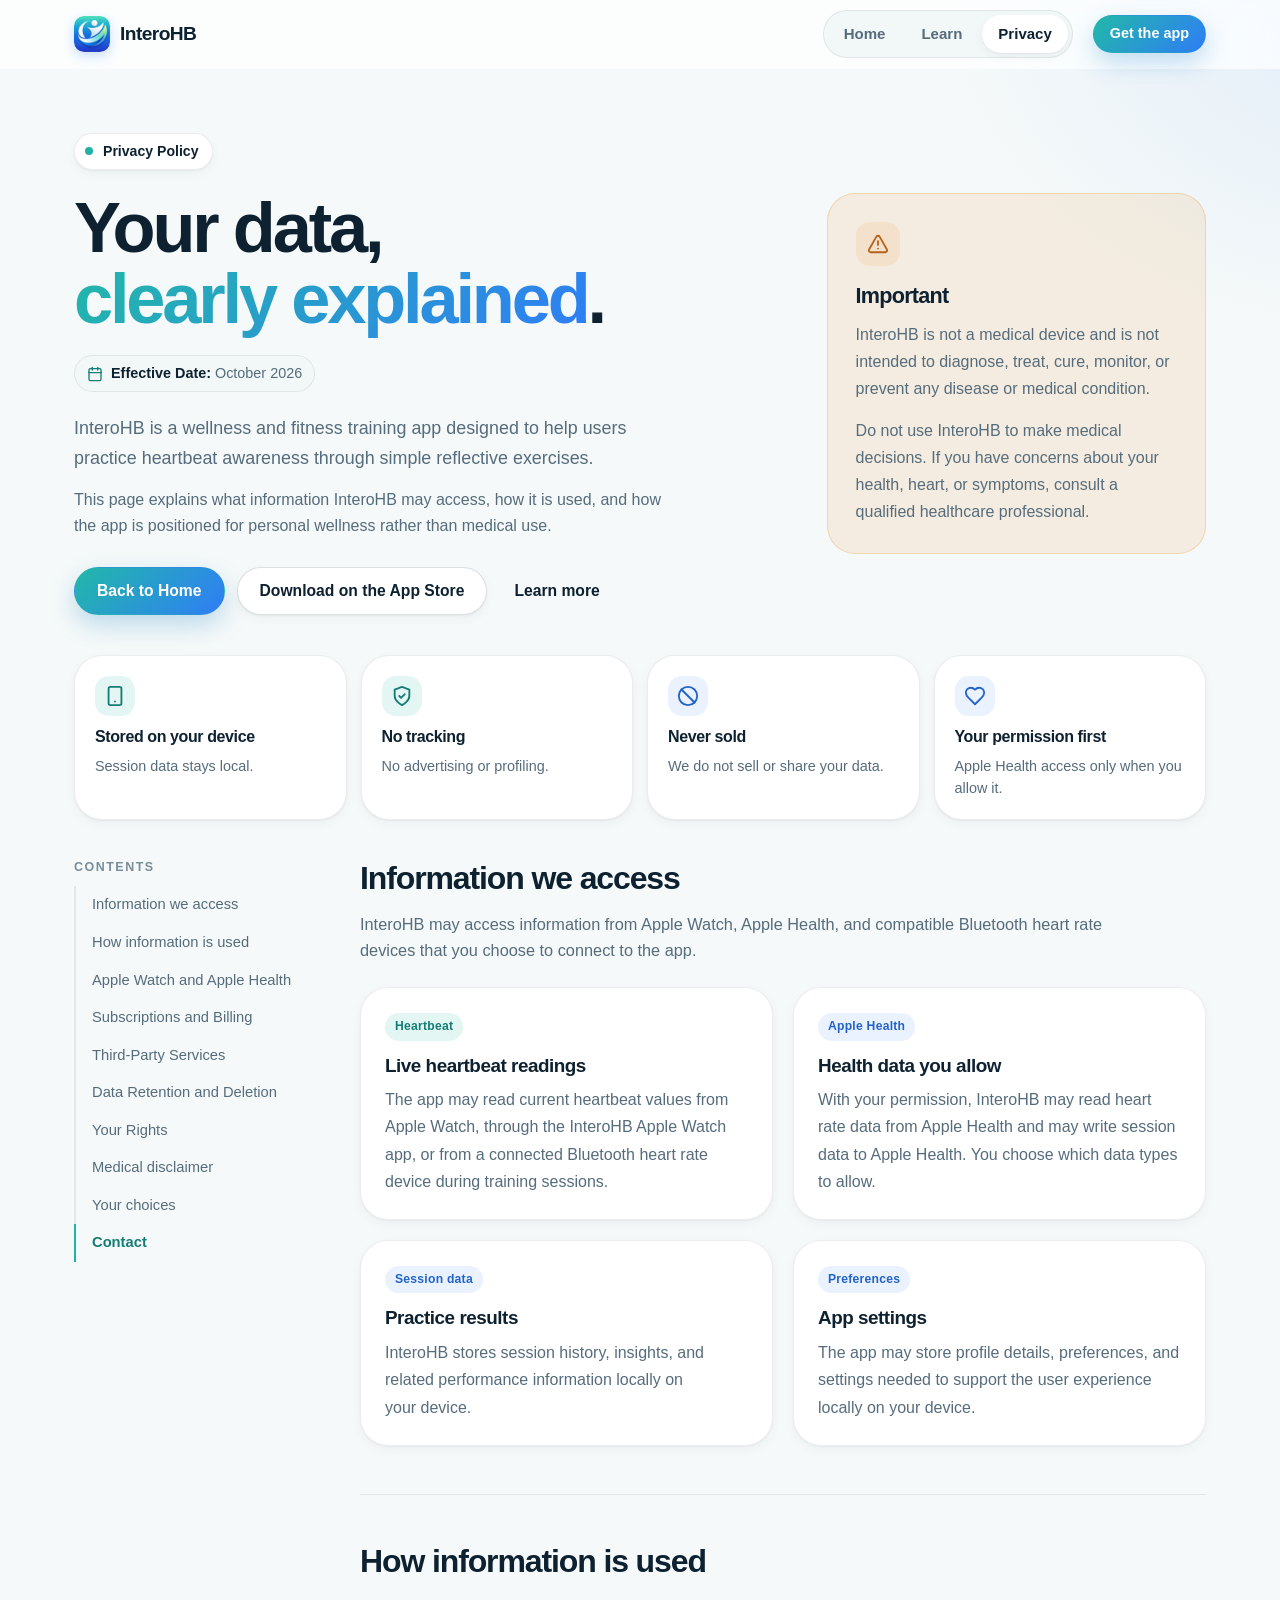
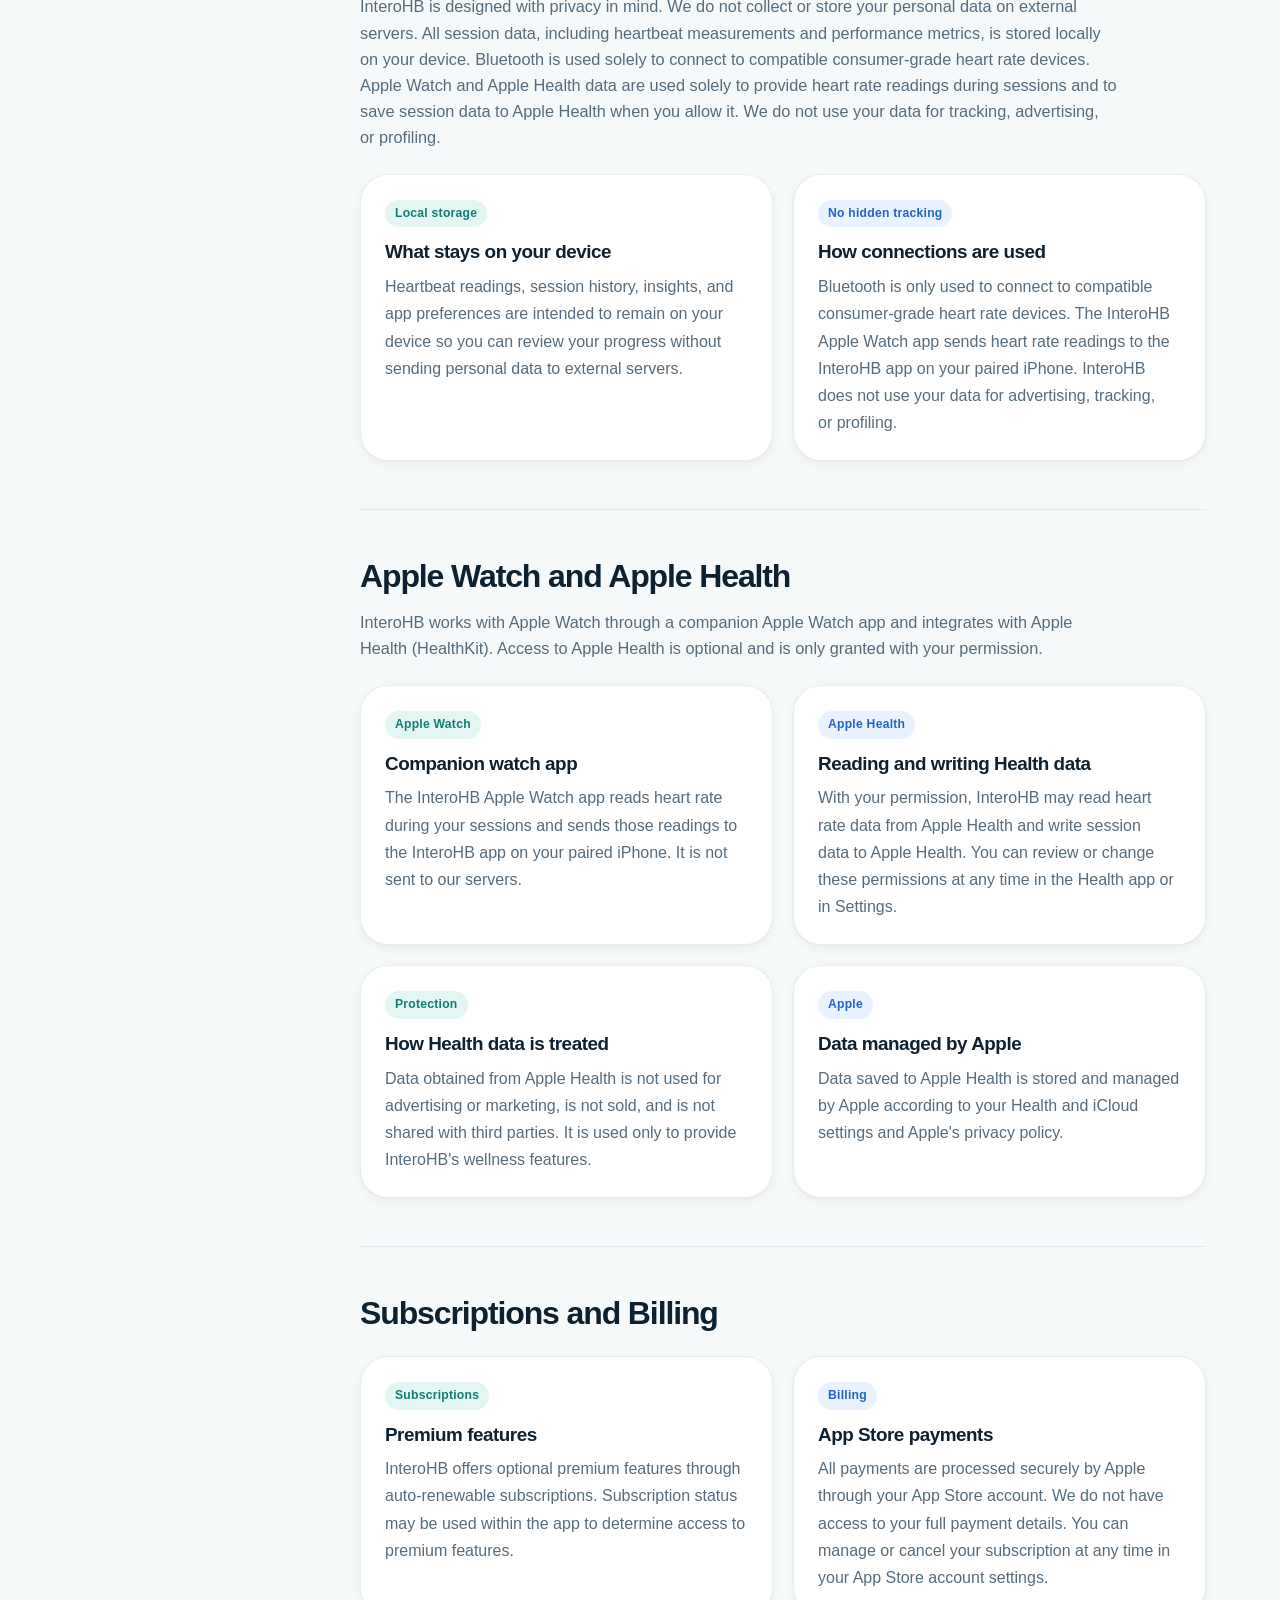
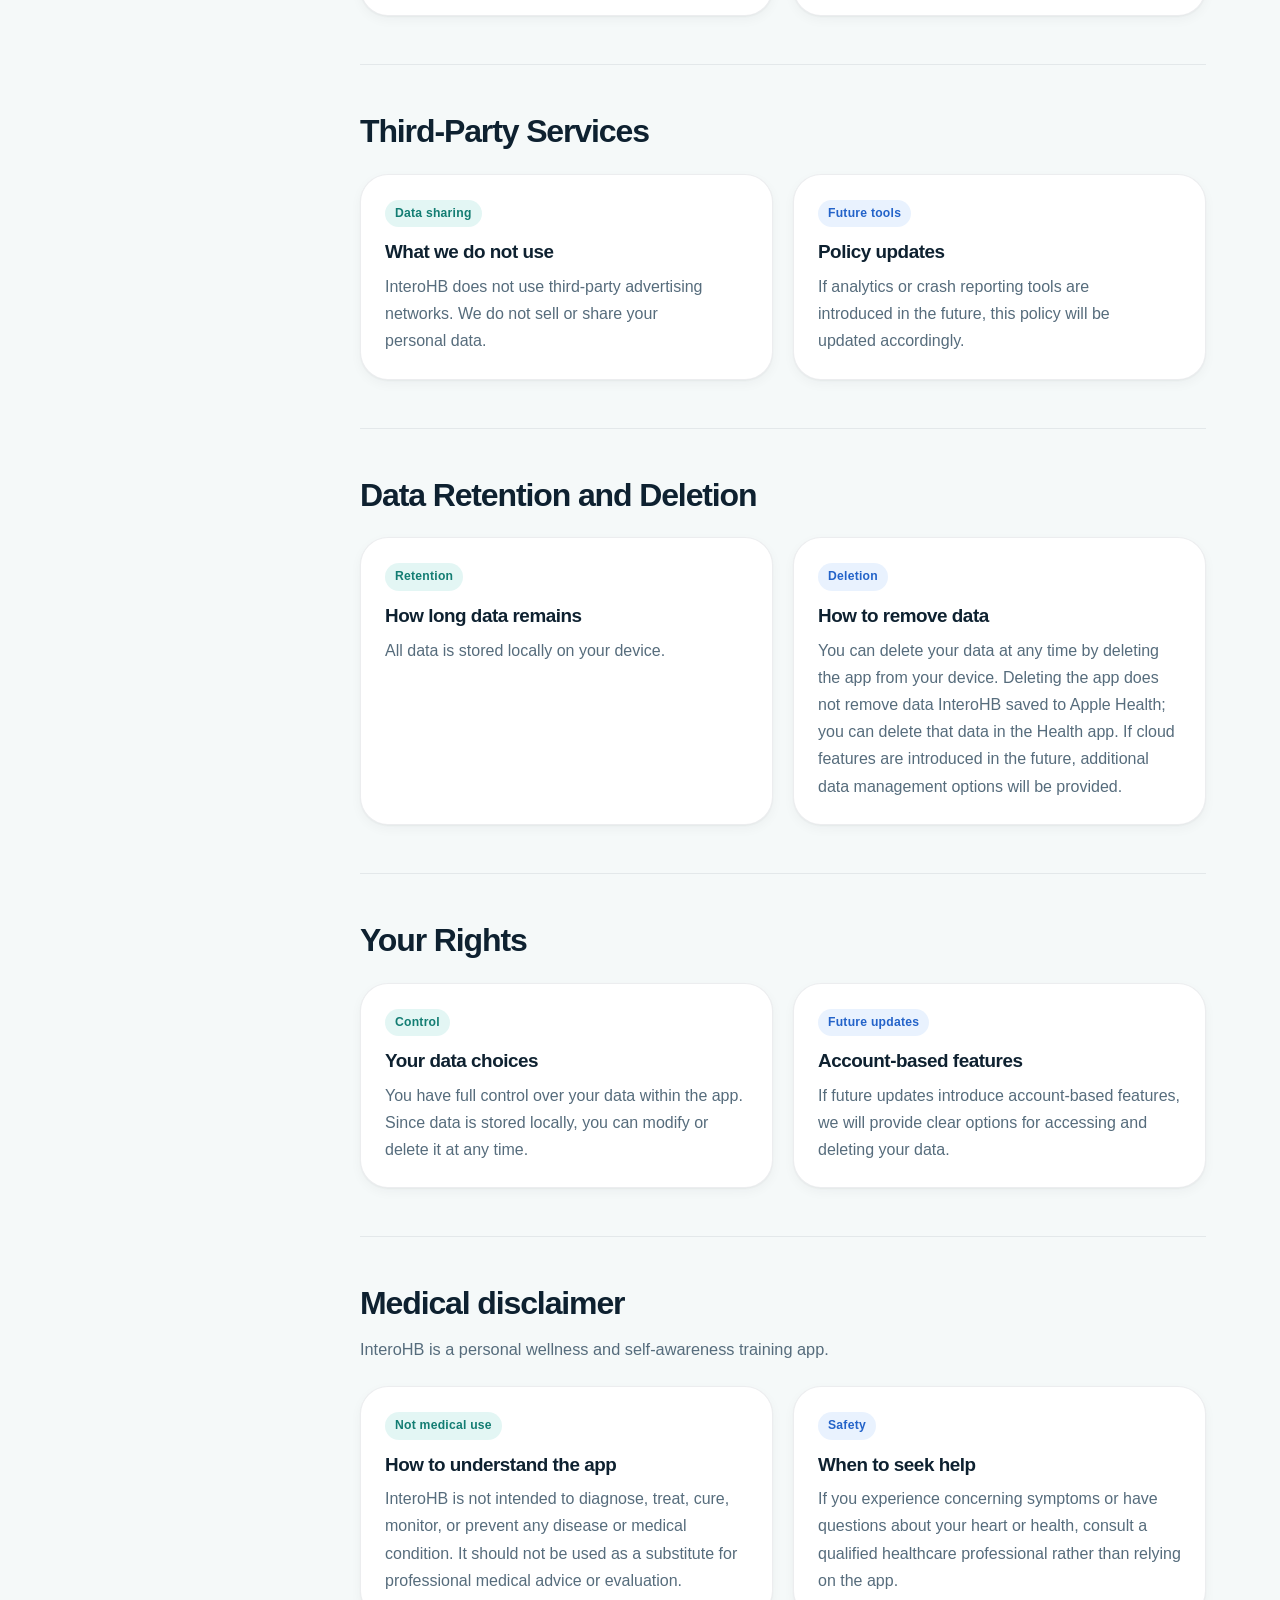
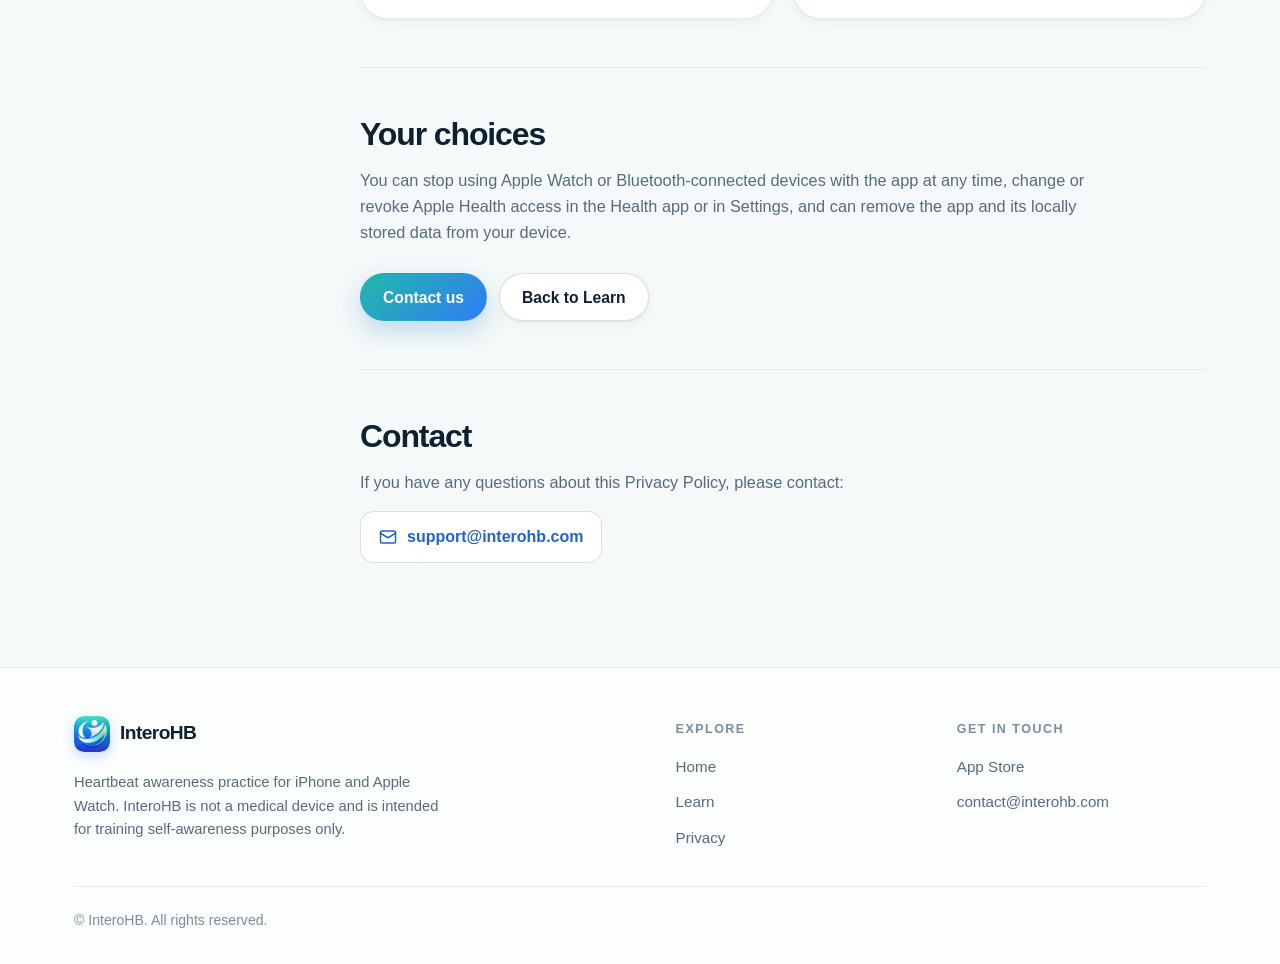
<file: privacy.html>
<!DOCTYPE html>
<html lang="en">
<head>
  <meta charset="UTF-8" />
  <meta name="viewport" content="width=device-width, initial-scale=1.0" />
  <title>InteroHB | Privacy</title>
  <meta name="description" content="InteroHB privacy policy: what information the app accesses from Apple Watch, Apple Health, and Bluetooth heart rate devices, how it is used, and how your data stays on your device.">
  <meta name="theme-color" content="#f5f9f9" media="(prefers-color-scheme: light)">
  <meta name="theme-color" content="#071119" media="(prefers-color-scheme: dark)">
  <link rel="icon" href="favicon.ico" sizes="any">
  <link rel="icon" type="image/x-icon" href="./favicon.ico?v=2">
  <link rel="icon" type="image/png" sizes="32x32" href="./favicon-32x32.png?v=2">
  <link rel="icon" type="image/png" sizes="16x16" href="./favicon-16x16.png?v=2">
  <link rel="apple-touch-icon" sizes="180x180" href="./apple-touch-icon.png?v=2">
  <link rel="manifest" href="./site.webmanifest?v=2">
  <link rel="stylesheet" href="styles.css?v=2">
  <script src="site.js?v=2" defer></script>
  <script data-goatcounter="https://inugoya.goatcounter.com/count"
          async src="//gc.zgo.at/count.js"></script>
  <style>
    .date-chip {
      display: inline-flex;
      align-items: center;
      gap: 8px;
      margin-top: 20px;
      padding: 6px 12px;
      border-radius: 999px;
      background: var(--surface-2);
      border: 1px solid var(--border);
      font-size: 0.9rem;
      color: var(--muted);
    }
    .date-chip svg { width: 16px; height: 16px; color: var(--teal-ink); }

    .important {
      background: var(--warn-soft);
      border-color: rgba(232, 146, 52, 0.28);
      box-shadow: none;
    }
    .important h2 { font-size: 1.35rem; margin-bottom: 12px; }

    .glance { grid-template-columns: repeat(4, minmax(0, 1fr)); gap: 14px; }
    .glance .card { padding: 20px; }
    .glance .icon-badge { margin-bottom: 12px; width: 40px; height: 40px; }
    .glance h3 { font-size: 1rem; }
    .glance p { margin-top: 4px; font-size: 0.9rem; line-height: 1.5; }

    .doc-layout {
      display: grid;
      grid-template-columns: 230px minmax(0, 1fr);
      gap: 56px;
      align-items: start;
      padding-top: 40px;
    }

    .toc {
      position: sticky;
      top: calc(var(--header-h) + 28px);
    }

    .toc h2 {
      margin-bottom: 12px;
      font-size: 0.78rem;
      letter-spacing: 0.12em;
      text-transform: uppercase;
      color: var(--subtle);
    }

    .toc ol {
      margin: 0;
      padding: 0;
      list-style: none;
      border-left: 2px solid var(--border);
    }

    .toc a {
      display: block;
      margin-left: -2px;
      padding: 7px 0 7px 16px;
      border-left: 2px solid transparent;
      color: var(--muted);
      font-size: 0.92rem;
      font-weight: 500;
      transition: color 0.2s ease, border-color 0.2s ease;
    }
    .toc a:hover { color: var(--text); }
    .toc a[aria-current] { color: var(--teal-ink); border-left-color: var(--teal); font-weight: 650; }

    .doc-section { padding-bottom: 48px; }
    .doc-section + .doc-section { padding-top: 48px; border-top: 1px solid var(--border); }
    .doc-section h2 { font-size: clamp(1.5rem, 2.6vw, 2rem); margin-bottom: 14px; }
    .doc-section > p { max-width: 760px; font-size: 1.02rem; }
    .doc-section .grid { margin-top: 24px; }
    .doc-section .card { padding: 24px; }

    .mail-link {
      display: inline-flex;
      align-items: center;
      gap: 10px;
      margin-top: 16px;
      padding: 12px 18px;
      border-radius: 14px;
      background: var(--surface);
      border: 1px solid var(--border-strong);
      font-weight: 700;
      color: var(--blue-ink);
      overflow-wrap: anywhere;
    }
    .mail-link svg { width: 18px; height: 18px; }
    .mail-link:hover { border-color: var(--blue); }

    @media (max-width: 1024px) {
      .glance { grid-template-columns: repeat(2, minmax(0, 1fr)); }
      .doc-layout { grid-template-columns: minmax(0, 1fr); gap: 24px; }
      .toc { position: static; }
      .toc h2 { display: none; }
      .toc ol {
        display: flex;
        gap: 8px;
        border: 0;
        overflow-x: auto;
        margin-inline: -24px;
        padding: 2px 24px 8px;
        scrollbar-width: none;
      }
      .toc ol::-webkit-scrollbar { display: none; }
      .toc a {
        margin: 0;
        padding: 7px 14px;
        border: 1px solid var(--border);
        border-radius: 999px;
        background: var(--surface);
        white-space: nowrap;
      }
    }

    @media (max-width: 720px) {
      .toc ol { margin-inline: -16px; padding-inline: 16px; }
      .doc-section { padding-bottom: 36px; }
      .doc-section + .doc-section { padding-top: 36px; }
    }

    @media (max-width: 420px) {
      .glance { grid-template-columns: minmax(0, 1fr); }
    }
  </style>
</head>
<body>
  <a class="skip-link" href="#main">Skip to content</a>

  <header class="site-header">
    <div class="container header-inner">
      <a href="index.html" class="brand" aria-label="InteroHB home">
        <img src="apple-touch-icon.png" width="36" height="36" alt="">
        <span>InteroHB</span>
      </a>
      <nav class="nav" aria-label="Primary">
        <a href="index.html">Home</a>
        <a href="learn.html">Learn</a>
        <a href="privacy.html" aria-current="page">Privacy</a>
      </nav>
      <a class="button primary small header-cta" href="https://apps.apple.com/jp/app/interohb/id6761402193?l=en-US" target="_blank" rel="noopener noreferrer">Get the app</a>
    </div>
  </header>

  <main id="main">
    <section class="hero compact container">
      <div>
        <span class="eyebrow"><span class="dot" aria-hidden="true"></span>Privacy Policy</span>
        <h1>Your data, <span class="gradient-text">clearly explained</span>.</h1>
        <div class="date-chip">
          <svg viewBox="0 0 24 24" fill="none" stroke="currentColor" stroke-width="2" stroke-linecap="round" stroke-linejoin="round" aria-hidden="true"><rect x="3" y="4" width="18" height="18" rx="2"/><path d="M16 2v4"/><path d="M8 2v4"/><path d="M3 10h18"/></svg>
          <span><strong>Effective Date:</strong> October 2026</span>
        </div>
        <p class="lead">
          InteroHB is a wellness and fitness training app designed to help users practice
          heartbeat awareness through simple reflective exercises.
        </p>
        <p>
          This page explains what information InteroHB may access, how it is used, and how
          the app is positioned for personal wellness rather than medical use.
        </p>
        <div class="button-row">
          <a class="button primary" href="index.html">Back to Home</a>
          <a class="button secondary" href="https://apps.apple.com/jp/app/interohb/id6761402193?l=en-US" target="_blank" rel="noopener noreferrer">Download on the App Store</a>
          <a class="button ghost" href="learn.html">Learn more</a>
        </div>
      </div>

      <aside class="card important" aria-labelledby="important-title">
        <div class="icon-badge warn">
          <svg viewBox="0 0 24 24" fill="none" stroke="currentColor" stroke-width="2" stroke-linecap="round" stroke-linejoin="round" aria-hidden="true"><path d="m21.73 18-8-14a2 2 0 0 0-3.48 0l-8 14A2 2 0 0 0 4 21h16a2 2 0 0 0 1.73-3"/><path d="M12 9v4"/><path d="M12 17h.01"/></svg>
        </div>
        <h2 id="important-title">Important</h2>
        <p>
          InteroHB is not a medical device and is not intended to diagnose, treat, cure,
          monitor, or prevent any disease or medical condition.
        </p>
        <p>
          Do not use InteroHB to make medical decisions. If you have concerns about your
          health, heart, or symptoms, consult a qualified healthcare professional.
        </p>
      </aside>
    </section>

    <section class="container" aria-label="Privacy at a glance">
      <div class="grid glance">
        <div class="card" data-reveal>
          <div class="icon-badge"><svg viewBox="0 0 24 24" fill="none" stroke="currentColor" stroke-width="2" stroke-linecap="round" stroke-linejoin="round" aria-hidden="true"><rect x="5" y="2" width="14" height="20" rx="2"/><path d="M12 18h.01"/></svg></div>
          <h3>Stored on your device</h3>
          <p>Session data stays local.</p>
        </div>
        <div class="card" data-reveal>
          <div class="icon-badge"><svg viewBox="0 0 24 24" fill="none" stroke="currentColor" stroke-width="2" stroke-linecap="round" stroke-linejoin="round" aria-hidden="true"><path d="M12 22s8-4 8-10V5l-8-3-8 3v7c0 6 8 10 8 10"/><path d="m9 12 2 2 4-4"/></svg></div>
          <h3>No tracking</h3>
          <p>No advertising or profiling.</p>
        </div>
        <div class="card" data-reveal>
          <div class="icon-badge blue"><svg viewBox="0 0 24 24" fill="none" stroke="currentColor" stroke-width="2" stroke-linecap="round" stroke-linejoin="round" aria-hidden="true"><circle cx="12" cy="12" r="10"/><path d="m4.9 4.9 14.2 14.2"/></svg></div>
          <h3>Never sold</h3>
          <p>We do not sell or share your data.</p>
        </div>
        <div class="card" data-reveal>
          <div class="icon-badge blue"><svg viewBox="0 0 24 24" fill="none" stroke="currentColor" stroke-width="2" stroke-linecap="round" stroke-linejoin="round" aria-hidden="true"><path d="M19 14c1.49-1.46 3-3.21 3-5.5A5.5 5.5 0 0 0 16.5 3c-1.76 0-3 .5-4.5 2-1.5-1.5-2.74-2-4.5-2A5.5 5.5 0 0 0 2 8.5c0 2.3 1.5 4.05 3 5.5l7 7Z"/></svg></div>
          <h3>Your permission first</h3>
          <p>Apple Health access only when you allow it.</p>
        </div>
      </div>
    </section>

    <div class="container doc-layout">
      <nav class="toc" aria-labelledby="toc-title">
        <h2 id="toc-title">Contents</h2>
        <ol>
          <li><a href="#information">Information we access</a></li>
          <li><a href="#usage">How information is used</a></li>
          <li><a href="#apple-health">Apple Watch and Apple Health</a></li>
          <li><a href="#subscriptions">Subscriptions and Billing</a></li>
          <li><a href="#third-party">Third-Party Services</a></li>
          <li><a href="#retention">Data Retention and Deletion</a></li>
          <li><a href="#rights">Your Rights</a></li>
          <li><a href="#medical">Medical disclaimer</a></li>
          <li><a href="#choices">Your choices</a></li>
          <li><a href="#contact">Contact</a></li>
        </ol>
      </nav>

      <div>
        <section class="doc-section" id="information">
          <h2>Information we access</h2>
          <p>
            InteroHB may access information from Apple Watch, Apple Health, and compatible Bluetooth
            heart rate devices that you choose to connect to the app.
          </p>

          <div class="grid grid-2">
            <article class="card">
              <div class="tag teal">Heartbeat</div>
              <h3>Live heartbeat readings</h3>
              <p>
                The app may read current heartbeat values from Apple Watch, through the InteroHB
                Apple Watch app, or from a connected Bluetooth heart rate device during training sessions.
              </p>
            </article>

            <article class="card">
              <div class="tag">Apple Health</div>
              <h3>Health data you allow</h3>
              <p>
                With your permission, InteroHB may read heart rate data from Apple Health and may write
                session data to Apple Health. You choose which data types to allow.
              </p>
            </article>

            <article class="card">
              <div class="tag">Session data</div>
              <h3>Practice results</h3>
              <p>
                InteroHB stores session history, insights, and related performance information
                locally on your device.
              </p>
            </article>

            <article class="card">
              <div class="tag">Preferences</div>
              <h3>App settings</h3>
              <p>
                The app may store profile details, preferences, and settings needed to support the
                user experience locally on your device.
              </p>
            </article>
          </div>
        </section>

        <section class="doc-section" id="usage">
          <h2>How information is used</h2>
          <p>
            InteroHB is designed with privacy in mind. We do not collect or store your personal data on external servers.
            All session data, including heartbeat measurements and performance metrics, is stored locally on your device.
            Bluetooth is used solely to connect to compatible consumer-grade heart rate devices.
            Apple Watch and Apple Health data are used solely to provide heart rate readings during sessions
            and to save session data to Apple Health when you allow it.
            We do not use your data for tracking, advertising, or profiling.
          </p>

          <div class="grid grid-2">
            <article class="card">
              <div class="tag teal">Local storage</div>
              <h3>What stays on your device</h3>
              <p>
                Heartbeat readings, session history, insights, and app preferences are intended to
                remain on your device so you can review your progress without sending personal data
                to external servers.
              </p>
            </article>

            <article class="card">
              <div class="tag">No hidden tracking</div>
              <h3>How connections are used</h3>
              <p>
                Bluetooth is only used to connect to compatible consumer-grade heart rate devices. The InteroHB
                Apple Watch app sends heart rate readings to the InteroHB app on your paired iPhone. InteroHB does
                not use your data for advertising, tracking, or profiling.
              </p>
            </article>
          </div>
        </section>

        <section class="doc-section" id="apple-health">
          <h2>Apple Watch and Apple Health</h2>
          <p>
            InteroHB works with Apple Watch through a companion Apple Watch app and integrates with
            Apple Health (HealthKit). Access to Apple Health is optional and is only granted with your permission.
          </p>

          <div class="grid grid-2">
            <article class="card">
              <div class="tag teal">Apple Watch</div>
              <h3>Companion watch app</h3>
              <p>
                The InteroHB Apple Watch app reads heart rate during your sessions and sends those readings
                to the InteroHB app on your paired iPhone. It is not sent to our servers.
              </p>
            </article>

            <article class="card">
              <div class="tag">Apple Health</div>
              <h3>Reading and writing Health data</h3>
              <p>
                With your permission, InteroHB may read heart rate data from Apple Health and write session
                data to Apple Health. You can review or change these permissions at any time in the Health app
                or in Settings.
              </p>
            </article>

            <article class="card">
              <div class="tag teal">Protection</div>
              <h3>How Health data is treated</h3>
              <p>
                Data obtained from Apple Health is not used for advertising or marketing, is not sold, and
                is not shared with third parties. It is used only to provide InteroHB's wellness features.
              </p>
            </article>

            <article class="card">
              <div class="tag">Apple</div>
              <h3>Data managed by Apple</h3>
              <p>
                Data saved to Apple Health is stored and managed by Apple according to your Health and iCloud
                settings and Apple's privacy policy.
              </p>
            </article>
          </div>
        </section>

        <section class="doc-section" id="subscriptions">
          <h2>Subscriptions and Billing</h2>
          <div class="grid grid-2">
            <article class="card">
              <div class="tag teal">Subscriptions</div>
              <h3>Premium features</h3>
              <p>
                InteroHB offers optional premium features through auto-renewable subscriptions.
                Subscription status may be used within the app to determine access to premium features.
              </p>
            </article>

            <article class="card">
              <div class="tag">Billing</div>
              <h3>App Store payments</h3>
              <p>
                All payments are processed securely by Apple through your App Store account. We do not
                have access to your full payment details. You can manage or cancel your subscription at
                any time in your App Store account settings.
              </p>
            </article>
          </div>
        </section>

        <section class="doc-section" id="third-party">
          <h2>Third-Party Services</h2>
          <div class="grid grid-2">
            <article class="card">
              <div class="tag teal">Data sharing</div>
              <h3>What we do not use</h3>
              <p>
                InteroHB does not use third-party advertising networks. We do not sell or share your
                personal data.
              </p>
            </article>

            <article class="card">
              <div class="tag">Future tools</div>
              <h3>Policy updates</h3>
              <p>
                If analytics or crash reporting tools are introduced in the future, this policy will be
                updated accordingly.
              </p>
            </article>
          </div>
        </section>

        <section class="doc-section" id="retention">
          <h2>Data Retention and Deletion</h2>
          <div class="grid grid-2">
            <article class="card">
              <div class="tag teal">Retention</div>
              <h3>How long data remains</h3>
              <p>
                All data is stored locally on your device.
              </p>
            </article>

            <article class="card">
              <div class="tag">Deletion</div>
              <h3>How to remove data</h3>
              <p>
                You can delete your data at any time by deleting the app from your device. Deleting the app
                does not remove data InteroHB saved to Apple Health; you can delete that data in the Health app.
                If cloud features are introduced in the future, additional data management options will be provided.
              </p>
            </article>
          </div>
        </section>

        <section class="doc-section" id="rights">
          <h2>Your Rights</h2>
          <div class="grid grid-2">
            <article class="card">
              <div class="tag teal">Control</div>
              <h3>Your data choices</h3>
              <p>
                You have full control over your data within the app. Since data is stored locally, you
                can modify or delete it at any time.
              </p>
            </article>

            <article class="card">
              <div class="tag">Future updates</div>
              <h3>Account-based features</h3>
              <p>
                If future updates introduce account-based features, we will provide clear options for
                accessing and deleting your data.
              </p>
            </article>
          </div>
        </section>

        <section class="doc-section" id="medical">
          <h2>Medical disclaimer</h2>
          <p>
            InteroHB is a personal wellness and self-awareness training app.
          </p>

          <div class="grid grid-2">
            <article class="card">
              <div class="tag teal">Not medical use</div>
              <h3>How to understand the app</h3>
              <p>
                InteroHB is not intended to diagnose, treat, cure, monitor, or prevent any disease
                or medical condition. It should not be used as a substitute for professional
                medical advice or evaluation.
              </p>
            </article>

            <article class="card">
              <div class="tag">Safety</div>
              <h3>When to seek help</h3>
              <p>
                If you experience concerning symptoms or have questions about your heart or health,
                consult a qualified healthcare professional rather than relying on the app.
              </p>
            </article>
          </div>
        </section>

        <section class="doc-section" id="choices">
          <h2>Your choices</h2>
          <p>
            You can stop using Apple Watch or Bluetooth-connected devices with the app at any time, change
            or revoke Apple Health access in the Health app or in Settings, and can remove the app and its
            locally stored data from your device.
          </p>

          <div class="button-row">
            <a class="button primary" href="mailto:support@interohb.com">Contact us</a>
            <a class="button secondary" href="learn.html">Back to Learn</a>
          </div>
        </section>

        <section class="doc-section" id="contact">
          <h2>Contact</h2>
          <p>
            If you have any questions about this Privacy Policy, please contact:
          </p>
          <a class="mail-link" href="mailto:support@interohb.com">
            <svg viewBox="0 0 24 24" fill="none" stroke="currentColor" stroke-width="2" stroke-linecap="round" stroke-linejoin="round" aria-hidden="true"><rect x="2" y="4" width="20" height="16" rx="2"/><path d="m22 7-10 6L2 7"/></svg>
            support@interohb.com
          </a>
        </section>
      </div>
    </div>
  </main>

  <footer class="site-footer">
    <div class="container">
      <div class="footer-grid">
        <div>
          <a href="index.html" class="brand" aria-label="InteroHB home">
            <img src="apple-touch-icon.png" width="36" height="36" alt="">
            <span>InteroHB</span>
          </a>
          <p>Heartbeat awareness practice for iPhone and Apple Watch. InteroHB is not a medical device and is intended for training self-awareness purposes only.</p>
        </div>
        <div>
          <h4>Explore</h4>
          <ul>
            <li><a href="index.html">Home</a></li>
            <li><a href="learn.html">Learn</a></li>
            <li><a href="privacy.html">Privacy</a></li>
          </ul>
        </div>
        <div>
          <h4>Get in touch</h4>
          <ul>
            <li><a href="https://apps.apple.com/jp/app/interohb/id6761402193?l=en-US" target="_blank" rel="noopener noreferrer">App Store</a></li>
            <li><a href="mailto:contact@interohb.com">contact@interohb.com</a></li>
          </ul>
        </div>
      </div>
      <div class="footer-bottom">© InteroHB. All rights reserved.</div>
    </div>
  </footer>
</body>
</html>
</file>
<file: styles.css>
/* Shared styles for InteroHB site */

:root {
  --bg: #f5f9f9;
  --bg-2: #ecf3f3;
  --surface: #ffffff;
  --surface-2: #f2f7f7;
  --surface-glass: rgba(255, 255, 255, 0.72);
  --border: rgba(16, 35, 49, 0.08);
  --border-strong: rgba(16, 35, 49, 0.14);
  --text: #0e2130;
  --muted: #566c7c;
  --subtle: #7a8d9a;
  --teal: #1fb2a3;
  --blue: #2f7df6;
  --teal-ink: #137d73;
  --blue-ink: #2363c9;
  --teal-soft: rgba(31, 178, 163, 0.12);
  --blue-soft: rgba(47, 125, 246, 0.10);
  --warn: #b7641a;
  --warn-soft: rgba(232, 146, 52, 0.12);
  --brand-grad: linear-gradient(135deg, #22b8a8 0%, #2f7df6 100%);
  --band: #0b1b2a;
  --band-2: #0f2a3d;
  --device: #0c1620;
  --shadow-sm: 0 1px 2px rgba(16, 35, 49, 0.05), 0 4px 12px rgba(16, 35, 49, 0.04);
  --shadow: 0 2px 4px rgba(16, 35, 49, 0.04), 0 18px 40px rgba(23, 65, 84, 0.08);
  --shadow-lg: 0 30px 70px rgba(20, 59, 76, 0.18);
  --radius-sm: 12px;
  --radius: 20px;
  --radius-lg: 28px;
  --header-h: 68px;
  --ease: cubic-bezier(0.22, 1, 0.36, 1);
  color-scheme: light;
}

@media (prefers-color-scheme: dark) {
  :root:not([data-theme="light"]) {
    --bg: #071119;
    --bg-2: #0a1721;
    --surface: #0f1d28;
    --surface-2: #132532;
    --surface-glass: rgba(9, 20, 29, 0.72);
    --border: rgba(255, 255, 255, 0.08);
    --border-strong: rgba(255, 255, 255, 0.16);
    --text: #e7f0f4;
    --muted: #9db1bf;
    --subtle: #7d93a2;
    --teal-ink: #4fd6c8;
    --blue-ink: #7fb0ff;
    --teal-soft: rgba(31, 178, 163, 0.16);
    --blue-soft: rgba(47, 125, 246, 0.16);
    --warn: #f0a65c;
    --warn-soft: rgba(232, 146, 52, 0.14);
    --band: #0c2131;
    --band-2: #0d3247;
    --device: #1b2a36;
    --shadow-sm: 0 1px 2px rgba(0, 0, 0, 0.3);
    --shadow: 0 18px 40px rgba(0, 0, 0, 0.35);
    --shadow-lg: 0 30px 70px rgba(0, 0, 0, 0.5);
    color-scheme: dark;
  }
}

/* ---------- Base ---------- */

*, *::before, *::after { box-sizing: border-box; }

html {
  scroll-behavior: smooth;
  scroll-padding-top: calc(var(--header-h) + 16px);
  -webkit-text-size-adjust: 100%;
}

body {
  margin: 0;
  overflow-x: hidden;
  font-family: -apple-system, BlinkMacSystemFont, "SF Pro Text", "Inter", "Segoe UI", Roboto, sans-serif;
  font-size: 1rem;
  line-height: 1.6;
  color: var(--text);
  background-color: var(--bg);
  background-image:
    radial-gradient(60rem 40rem at -10% -10%, rgba(31, 178, 163, 0.12), transparent 60%),
    radial-gradient(50rem 36rem at 110% 0%, rgba(47, 125, 246, 0.10), transparent 60%);
  background-repeat: no-repeat;
  -webkit-font-smoothing: antialiased;
  text-rendering: optimizeLegibility;
}

a { color: inherit; text-decoration: none; }
img { max-width: 100%; height: auto; display: block; }
svg { flex-shrink: 0; }

h1, h2, h3 {
  margin: 0;
  font-family: -apple-system, BlinkMacSystemFont, "SF Pro Display", "Inter", "Segoe UI", Roboto, sans-serif;
  color: var(--text);
  letter-spacing: -0.025em;
  line-height: 1.15;
  overflow-wrap: break-word;
  text-wrap: balance;
}

h1 {
  font-size: clamp(2.4rem, 5.6vw, 4.4rem);
  line-height: 1.02;
  letter-spacing: -0.045em;
  font-weight: 800;
}

h2 {
  font-size: clamp(1.75rem, 3.4vw, 2.6rem);
  letter-spacing: -0.035em;
  font-weight: 800;
}

h3 {
  font-size: 1.18rem;
  font-weight: 700;
}

p { margin: 0; color: var(--muted); text-wrap: pretty; }
p + p { margin-top: 14px; }
strong { color: var(--text); font-weight: 650; }

:focus-visible {
  outline: 3px solid var(--blue);
  outline-offset: 3px;
  border-radius: 8px;
}

.skip-link {
  position: absolute;
  left: 16px;
  top: -60px;
  z-index: 100;
  padding: 10px 16px;
  border-radius: 10px;
  background: var(--text);
  color: var(--bg);
  font-weight: 700;
}
.skip-link:focus { top: 12px; }

.container {
  width: 100%;
  max-width: 1180px;
  margin-inline: auto;
  padding-inline: 24px;
}

.gradient-text {
  background: var(--brand-grad);
  -webkit-background-clip: text;
  background-clip: text;
  color: transparent;
}

/* ---------- Header ---------- */

.site-header {
  position: sticky;
  top: 0;
  z-index: 50;
  background: var(--surface-glass);
  -webkit-backdrop-filter: saturate(180%) blur(18px);
  backdrop-filter: saturate(180%) blur(18px);
  border-bottom: 1px solid transparent;
  transition: border-color 0.25s ease, box-shadow 0.25s ease;
}

.site-header.is-scrolled {
  border-bottom-color: var(--border);
  box-shadow: 0 6px 24px rgba(16, 35, 49, 0.06);
}

.header-inner {
  height: var(--header-h);
  display: flex;
  align-items: center;
  gap: 20px;
}

.brand {
  display: inline-flex;
  align-items: center;
  gap: 10px;
  font-weight: 800;
  font-size: 1.2rem;
  letter-spacing: -0.03em;
  margin-right: auto;
  min-width: 0;
}

.brand img {
  width: 36px;
  height: 36px;
  border-radius: 10px;
  box-shadow: 0 4px 12px rgba(47, 125, 246, 0.25);
}

.nav {
  display: flex;
  align-items: center;
  gap: 4px;
  padding: 4px;
  border-radius: 999px;
  background: var(--surface-2);
  border: 1px solid var(--border);
}

.nav a {
  padding: 7px 16px;
  border-radius: 999px;
  font-size: 0.94rem;
  font-weight: 600;
  color: var(--muted);
  transition: color 0.2s ease, background-color 0.2s ease;
}

.nav a:hover { color: var(--text); }

.nav a[aria-current="page"] {
  background: var(--surface);
  color: var(--text);
  box-shadow: var(--shadow-sm);
}

/* ---------- Buttons ---------- */

.button {
  display: inline-flex;
  align-items: center;
  justify-content: center;
  gap: 8px;
  min-height: 48px;
  padding: 0 22px;
  border-radius: 999px;
  border: 1px solid transparent;
  font-weight: 700;
  font-size: 0.98rem;
  text-align: center;
  white-space: nowrap;
  transition: transform 0.2s var(--ease), box-shadow 0.2s ease, background-color 0.2s ease, border-color 0.2s ease;
}

.button:hover { transform: translateY(-1px); }
.button:active { transform: translateY(0); }

.button.primary {
  color: #fff;
  background: var(--brand-grad);
  box-shadow: 0 10px 24px rgba(44, 136, 199, 0.28);
}
.button.primary:hover { box-shadow: 0 14px 30px rgba(44, 136, 199, 0.36); }

.button.secondary {
  color: var(--text);
  background: var(--surface);
  border-color: var(--border-strong);
  box-shadow: var(--shadow-sm);
}
.button.secondary:hover { border-color: var(--blue); }

.button.ghost {
  color: var(--text);
  padding-inline: 14px;
}
.button.ghost:hover { color: var(--blue-ink); transform: none; }

.button.small { min-height: 38px; padding: 0 16px; font-size: 0.9rem; }

.button svg { width: 18px; height: 18px; }

.button-row {
  display: flex;
  flex-wrap: wrap;
  align-items: center;
  gap: 12px;
  margin-top: 28px;
}

/* ---------- Small elements ---------- */

.eyebrow {
  display: inline-flex;
  align-items: center;
  gap: 10px;
  padding: 6px 14px 6px 10px;
  margin-bottom: 22px;
  border-radius: 999px;
  background: var(--surface);
  border: 1px solid var(--border);
  box-shadow: var(--shadow-sm);
  color: var(--text);
  font-size: 0.88rem;
  font-weight: 600;
}

.eyebrow .dot {
  position: relative;
  width: 8px;
  height: 8px;
  border-radius: 50%;
  background: var(--teal);
}
.eyebrow .dot::after {
  content: "";
  position: absolute;
  inset: -4px;
  border-radius: 50%;
  border: 2px solid var(--teal);
  opacity: 0;
  animation: ping 2s var(--ease) infinite;
}

@keyframes ping {
  0% { transform: scale(0.6); opacity: 0.8; }
  100% { transform: scale(1.6); opacity: 0; }
}

.kicker {
  display: inline-block;
  margin-bottom: 12px;
  color: var(--teal-ink);
  font-size: 0.8rem;
  font-weight: 800;
  letter-spacing: 0.12em;
  text-transform: uppercase;
}

.tag {
  display: inline-flex;
  align-items: center;
  padding: 4px 10px;
  margin-bottom: 14px;
  border-radius: 999px;
  background: var(--blue-soft);
  color: var(--blue-ink);
  font-size: 0.76rem;
  font-weight: 700;
  letter-spacing: 0.02em;
}
.tag.teal { background: var(--teal-soft); color: var(--teal-ink); }

.chips {
  display: flex;
  flex-wrap: wrap;
  gap: 8px;
  margin-top: 28px;
  padding: 0;
  list-style: none;
}

.chips li {
  display: inline-flex;
  align-items: center;
  gap: 8px;
  padding: 7px 14px;
  border-radius: 999px;
  background: var(--surface-2);
  border: 1px solid var(--border);
  color: var(--text);
  font-size: 0.88rem;
  font-weight: 600;
}
.chips li::before {
  content: "";
  width: 6px;
  height: 6px;
  border-radius: 50%;
  background: var(--brand-grad);
}

.icon-badge {
  display: grid;
  place-items: center;
  width: 44px;
  height: 44px;
  margin-bottom: 18px;
  border-radius: 14px;
  background: var(--teal-soft);
  color: var(--teal-ink);
}
.icon-badge.blue { background: var(--blue-soft); color: var(--blue-ink); }
.icon-badge.warn { background: var(--warn-soft); color: var(--warn); }
.icon-badge svg { width: 22px; height: 22px; }

.callout {
  display: flex;
  gap: 14px;
  align-items: flex-start;
  padding: 16px 18px;
  border-radius: var(--radius);
  background: var(--surface);
  border: 1px solid var(--border);
  color: var(--muted);
  font-size: 0.95rem;
  line-height: 1.6;
}
.callout svg { width: 20px; height: 20px; margin-top: 2px; color: var(--blue-ink); }
.callout.warn { background: var(--warn-soft); border-color: rgba(232, 146, 52, 0.25); }
.callout.warn svg { color: var(--warn); }
.callout p { color: inherit; }

/* ---------- Hero ---------- */

.hero {
  position: relative;
  display: grid;
  grid-template-columns: minmax(0, 1.05fr) minmax(0, 0.95fr);
  gap: 48px;
  align-items: center;
  padding-top: 72px;
  padding-bottom: 56px;
}

.hero .lead {
  font-size: clamp(1.06rem, 1.4vw, 1.2rem);
  line-height: 1.65;
  max-width: 600px;
  margin-top: 22px;
}
.hero .lead + p { max-width: 600px; }

.hero .callout { margin-top: 28px; max-width: 600px; }

.hero.compact {
  grid-template-columns: minmax(0, 1.3fr) minmax(0, 0.7fr);
  padding-top: 64px;
  padding-bottom: 40px;
}

/* ---------- Sections ---------- */

.section { padding-block: 56px; }

.section-head {
  max-width: 720px;
  margin-bottom: 36px;
}
.section-head.center { margin-inline: auto; text-align: center; }
.section-head p { margin-top: 14px; font-size: 1.06rem; }

.grid { display: grid; gap: 20px; }
.grid-2 { grid-template-columns: repeat(2, minmax(0, 1fr)); }
.grid-3 { grid-template-columns: repeat(3, minmax(0, 1fr)); }
.grid-4 { grid-template-columns: repeat(4, minmax(0, 1fr)); }

.card {
  position: relative;
  min-width: 0;
  padding: 28px;
  border-radius: var(--radius-lg);
  background: var(--surface);
  border: 1px solid var(--border);
  box-shadow: var(--shadow-sm);
  transition: transform 0.3s var(--ease), box-shadow 0.3s ease, border-color 0.3s ease;
}

.card.lift:hover {
  transform: translateY(-3px);
  box-shadow: var(--shadow);
  border-color: var(--border-strong);
}

.card h3 + p { margin-top: 10px; }
.card p { line-height: 1.7; }

.card.tint {
  background:
    linear-gradient(var(--surface), var(--surface)) padding-box,
    var(--brand-grad) border-box;
  border: 1px solid transparent;
}

.check-list {
  margin: 20px 0 0;
  padding: 0;
  list-style: none;
  display: grid;
  gap: 14px;
}

.check-list li {
  display: flex;
  gap: 12px;
  color: var(--muted);
  line-height: 1.6;
}

.check-list li::before {
  content: "";
  flex: 0 0 22px;
  height: 22px;
  margin-top: 1px;
  border-radius: 50%;
  background:
    url("data:image/svg+xml,%3Csvg xmlns='http://www.w3.org/2000/svg' viewBox='0 0 24 24' fill='none' stroke='white' stroke-width='3' stroke-linecap='round' stroke-linejoin='round'%3E%3Cpath d='M20 6 9 17l-5-5'/%3E%3C/svg%3E") center / 13px no-repeat,
    var(--brand-grad);
}

.text-link {
  display: inline-flex;
  align-items: center;
  gap: 6px;
  color: var(--blue-ink);
  font-weight: 700;
}
.text-link svg { width: 16px; height: 16px; transition: transform 0.2s var(--ease); }
.text-link:hover svg { transform: translateX(3px); }

/* ---------- Device frames ---------- */

.device {
  position: relative;
  padding: 9px;
  border-radius: 46px;
  background: var(--device);
  box-shadow: var(--shadow-lg), inset 0 0 0 1.5px rgba(255, 255, 255, 0.08);
}

.device img {
  width: 100%;
  border-radius: 37px;
  aspect-ratio: 1206 / 2622;
  object-fit: cover;
  object-position: top;
  background: #f4f7f8;
}

/* ---------- CTA band ---------- */

.cta-band {
  position: relative;
  overflow: hidden;
  display: grid;
  grid-template-columns: minmax(0, 1.2fr) minmax(0, 0.8fr);
  gap: 40px;
  align-items: center;
  padding: 56px;
  border-radius: 36px;
  color: #e9f3f6;
  background:
    radial-gradient(30rem 20rem at 0% 0%, rgba(31, 178, 163, 0.35), transparent 60%),
    radial-gradient(30rem 22rem at 100% 100%, rgba(47, 125, 246, 0.35), transparent 60%),
    linear-gradient(135deg, var(--band), var(--band-2));
  box-shadow: var(--shadow-lg);
}

.cta-band h2 { color: #fff; }
.cta-band p { color: rgba(233, 243, 246, 0.78); margin-top: 14px; max-width: 520px; }
.cta-band .kicker { color: #6fe3d6; }

.cta-band .contact-box {
  padding: 26px;
  border-radius: var(--radius-lg);
  background: rgba(255, 255, 255, 0.06);
  border: 1px solid rgba(255, 255, 255, 0.12);
}
.cta-band .contact-box h3 { color: #fff; }
.cta-band .contact-box p { margin-top: 8px; font-size: 0.95rem; }

.pill-links { display: flex; flex-wrap: wrap; gap: 10px; margin-top: 18px; }

.pill-link {
  display: inline-flex;
  align-items: center;
  gap: 8px;
  padding: 9px 14px;
  border-radius: 999px;
  background: rgba(255, 255, 255, 0.1);
  border: 1px solid rgba(255, 255, 255, 0.14);
  color: #fff;
  font-size: 0.92rem;
  font-weight: 600;
  overflow-wrap: anywhere;
  transition: background-color 0.2s ease;
}
.pill-link:hover { background: rgba(255, 255, 255, 0.18); }
.pill-link svg { width: 16px; height: 16px; }

/* ---------- Footer ---------- */

.site-footer {
  margin-top: 56px;
  padding: 48px 0 32px;
  border-top: 1px solid var(--border);
  background: var(--surface-glass);
}

.footer-grid {
  display: grid;
  grid-template-columns: minmax(0, 1.6fr) repeat(2, minmax(0, 0.7fr));
  gap: 32px;
}

.footer-grid p { margin-top: 12px; font-size: 0.92rem; max-width: 380px; }

.footer-grid h4 {
  margin: 4px 0 14px;
  font-size: 0.78rem;
  letter-spacing: 0.12em;
  text-transform: uppercase;
  color: var(--subtle);
}

.footer-grid ul { margin: 0; padding: 0; list-style: none; display: grid; gap: 10px; }
.footer-grid ul a { color: var(--muted); font-size: 0.95rem; overflow-wrap: anywhere; }
.footer-grid ul a:hover { color: var(--text); }

.footer-bottom {
  margin-top: 36px;
  padding-top: 22px;
  border-top: 1px solid var(--border);
  color: var(--subtle);
  font-size: 0.88rem;
}

/* ---------- Reveal on scroll ---------- */

.js [data-reveal] {
  opacity: 0;
  transform: translateY(18px);
  transition: opacity 0.7s var(--ease), transform 0.7s var(--ease);
}
.js [data-reveal].is-visible { opacity: 1; transform: none; }

@media (prefers-reduced-motion: reduce) {
  html { scroll-behavior: auto; }
  *, *::before, *::after {
    animation-duration: 0.01ms !important;
    animation-iteration-count: 1 !important;
    transition-duration: 0.01ms !important;
  }
  .js [data-reveal] { opacity: 1; transform: none; }
}

/* ---------- Responsive ---------- */

@media (max-width: 1024px) {
  .hero,
  .hero.compact { grid-template-columns: minmax(0, 1fr); gap: 40px; padding-top: 48px; }
  .grid-3 { grid-template-columns: minmax(0, 1fr); }
  .grid-4 { grid-template-columns: repeat(2, minmax(0, 1fr)); }
  .cta-band { grid-template-columns: minmax(0, 1fr); padding: 40px; }
  .footer-grid { grid-template-columns: minmax(0, 1fr) repeat(2, minmax(0, 0.6fr)); }
}

@media (max-width: 720px) {
  :root { --header-h: 60px; }
  .container { padding-inline: 16px; }
  .header-cta { display: none; }
  .nav a { padding: 6px 12px; font-size: 0.88rem; }
  .hero { padding-top: 32px; padding-bottom: 32px; }
  .section { padding-block: 40px; }
  .section-head { margin-bottom: 26px; }
  .grid-2 { grid-template-columns: minmax(0, 1fr); }
  .card { padding: 22px; border-radius: var(--radius); }
  .button-row > .button { width: 100%; }
  .button { white-space: normal; }
  .cta-band { padding: 28px 22px; border-radius: 26px; gap: 28px; }
  .footer-grid { grid-template-columns: minmax(0, 1fr) minmax(0, 1fr); }
  .footer-grid > :first-child { grid-column: 1 / -1; }
}

@media (max-width: 420px) {
  .brand span { display: none; }
  .grid-4 { grid-template-columns: minmax(0, 1fr); }
}
</file>
